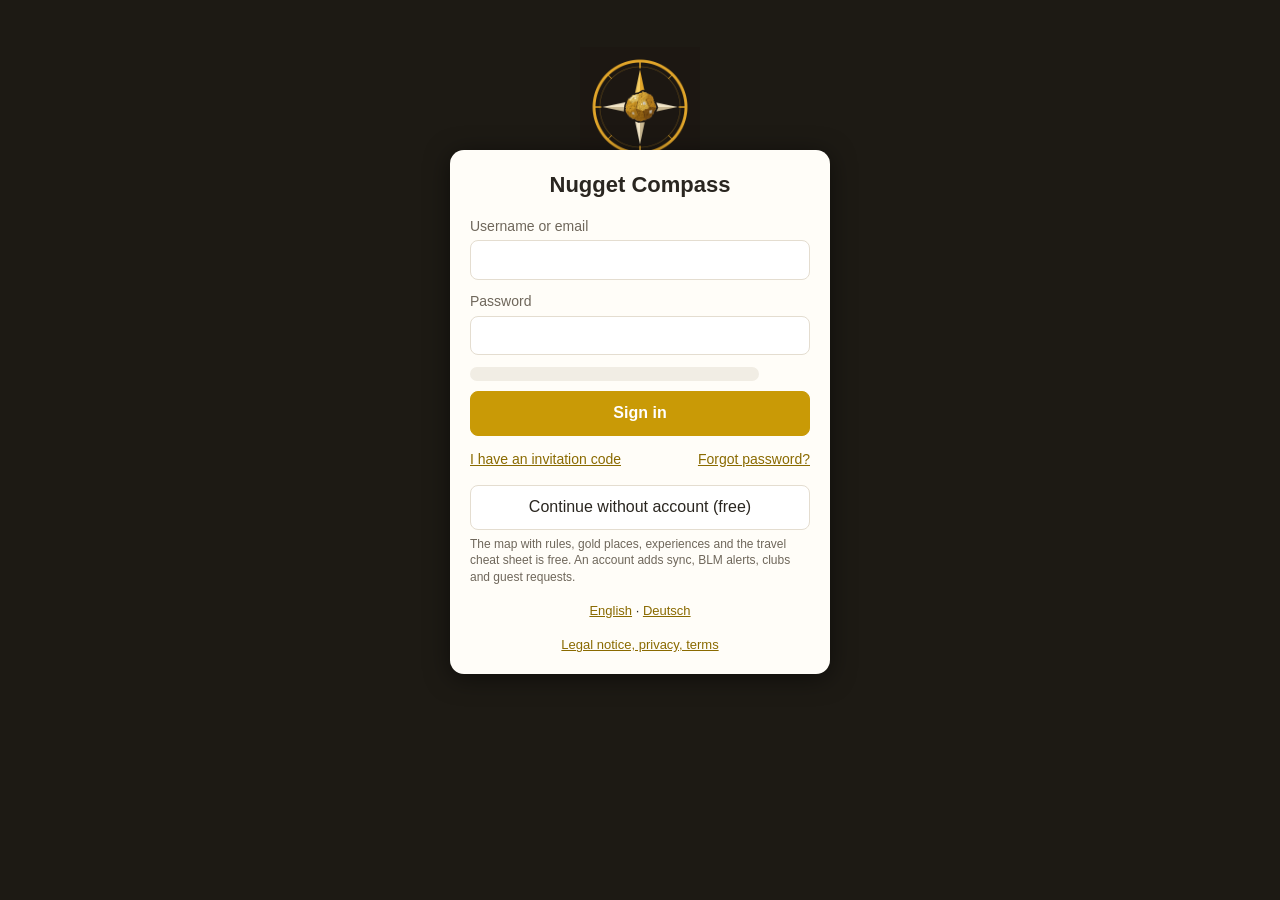
<file: index.html>
<!doctype html>
<html lang="en">
<head>
  <meta charset="utf-8">
  <meta name="viewport" content="width=device-width, initial-scale=1, maximum-scale=1, viewport-fit=cover">
  <meta name="theme-color" content="#1d1a14">
  <meta name="apple-mobile-web-app-capable" content="yes">
  <meta name="mobile-web-app-capable" content="yes">
  <meta name="apple-mobile-web-app-status-bar-style" content="black-translucent">
  <title>Nugget Compass</title>
  <link rel="manifest" href="manifest.webmanifest">
  <link rel="icon" type="image/png" href="icons/favicon.png">
  <link rel="apple-touch-icon" href="icons/apple-touch-icon.png">
  <link rel="stylesheet" href="lib/leaflet.css">
  <link rel="stylesheet" href="style.css">
</head>
<body>
  <div id="map"></div>

  <div id="topbar"><span id="app-title"></span><span class="offline-badge">OFFLINE</span></div>
  <button id="btn-search" data-label="search">
    <svg viewBox="0 0 24 24"><path d="M10 3a7 7 0 0 1 5.6 11.2l5.1 5.1-1.4 1.4-5.1-5.1A7 7 0 1 1 10 3Zm0 2a5 5 0 1 0 0 10 5 5 0 0 0 0-10Z"/></svg>
  </button>

  <div id="buttons">
    <button id="btn-layers" data-label="layers">
      <svg viewBox="0 0 24 24"><path d="M12 3 2 8l10 5 10-5-10-5Zm-8.2 9L2 13l10 5 10-5-1.8-1L12 16l-8.2-4Zm0 4L2 17l10 5 10-5-1.8-1L12 20l-8.2-4Z"/></svg>
    </button>
    <button id="btn-gps" data-label="gps">
      <svg viewBox="0 0 24 24"><path d="M12 8a4 4 0 1 0 0 8 4 4 0 0 0 0-8Zm9 3h-2.1A7 7 0 0 0 13 5.1V3h-2v2.1A7 7 0 0 0 5.1 11H3v2h2.1a7 7 0 0 0 5.9 5.9V21h2v-2.1a7 7 0 0 0 5.9-5.9H21v-2Zm-9 6a5 5 0 1 1 0-10 5 5 0 0 1 0 10Z"/></svg>
    </button>
    <button id="btn-add" data-label="addPoint" class="big">
      <svg viewBox="0 0 24 24"><path d="M11 5h2v6h6v2h-6v6h-2v-6H5v-2h6z"/></svg>
    </button>
    <button id="btn-track" data-label="track">
      <svg viewBox="0 0 24 24"><path d="M4 18c2.5 0 3-3 5-3s2.5 3 5 3 3-6 6-6v-2c-4 0-4.5 6-6 6s-2-3-5-3-3.5 3-5 3v2Zm2-11a2 2 0 1 1 0-4 2 2 0 0 1 0 4Zm12 3a2 2 0 1 1 0-4 2 2 0 0 1 0 4Z"/></svg>
    </button>
    <button id="btn-park" data-label="parking" class="park-btn">P</button>
    <button id="btn-list" data-label="points">
      <svg viewBox="0 0 24 24"><path d="M12 2a7 7 0 0 0-7 7c0 5 7 13 7 13s7-8 7-13a7 7 0 0 0-7-7Zm0 9.5A2.5 2.5 0 1 1 12 6.5a2.5 2.5 0 0 1 0 5Z"/></svg>
    </button>
    <button id="btn-menu" data-label="menu">
      <svg viewBox="0 0 24 24"><path d="M3 6h18v2H3zm0 5h18v2H3zm0 5h18v2H3z"/></svg>
    </button>
  </div>

  <div id="rec"></div>
  <div id="status"></div>
  <div id="toast"></div>

  <div id="gate"><div class="gate-box"></div></div>

  <div id="sheet">
    <div class="sheet-head"><span class="sheet-title"></span><button class="sheet-close" aria-label="Close"></button></div>
    <div class="sheet-body"></div>
  </div>

  <script src="lib/leaflet.js"></script>
  <script src="lib/supabase.js"></script>
  <script src="lib/qrcode.js"></script>
  <script src="config.js"></script>
  <script src="js/storage.js"></script>
  <script src="js/app.js"></script>
  <script src="js/points.js"></script>
  <script src="js/exportimport.js"></script>
  <script src="js/offline.js"></script>
  <script src="js/coords.js"></script>
  <script src="js/claims.js"></script>
  <script src="js/tracks.js"></script>
  <script src="js/parking.js"></script>
  <script src="js/help.js"></script>
  <script src="js/travel.js"></script>
  <script src="js/clubpages.js"></script>
  <script src="js/sync.js"></script>
  <script src="js/blmwatch.js"></script>
  <script src="js/chat.js"></script>
  <script src="js/auth.js"></script>
  <script src="js/admin.js"></script>
  <script>
    // Zuerst anmelden (falls ein Server eingetragen ist), dann die Karte starten
    Auth.init().then(function () { App.init(); });
  </script>
</body>
</html>
</file>
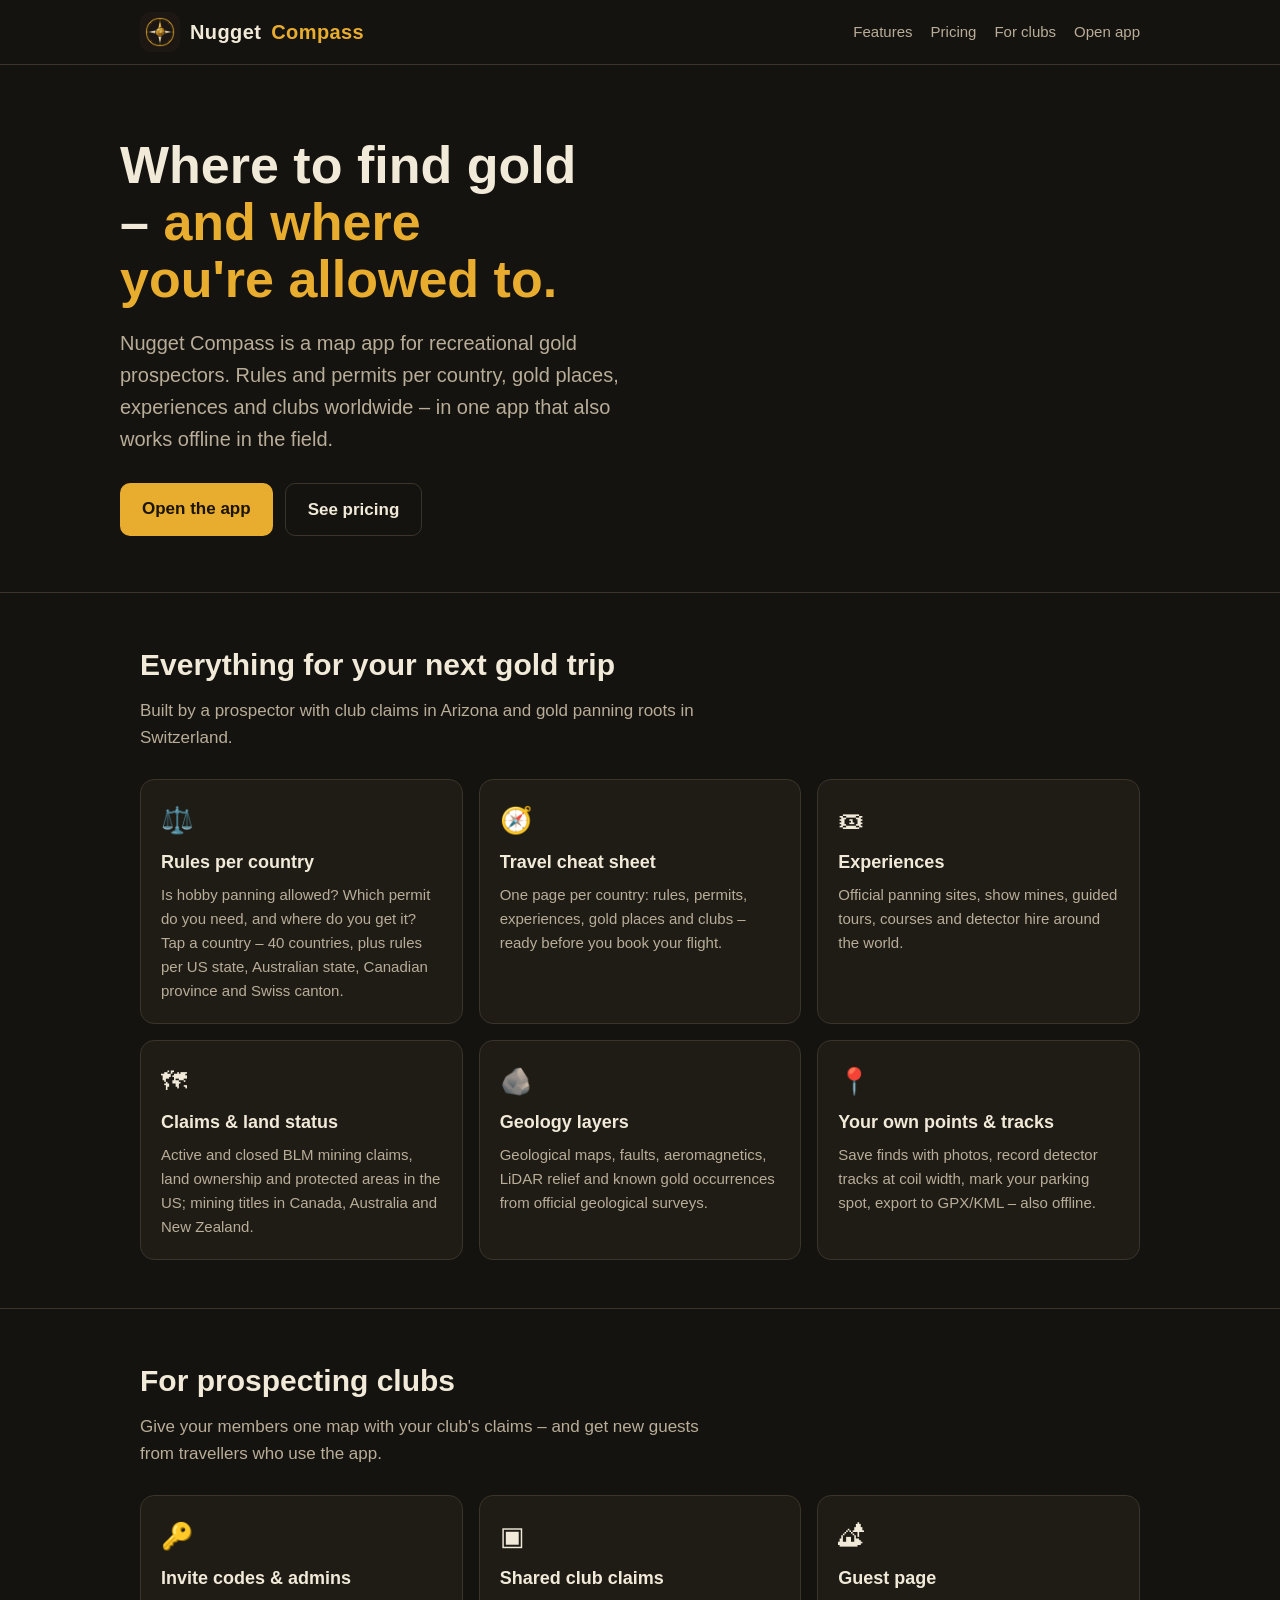
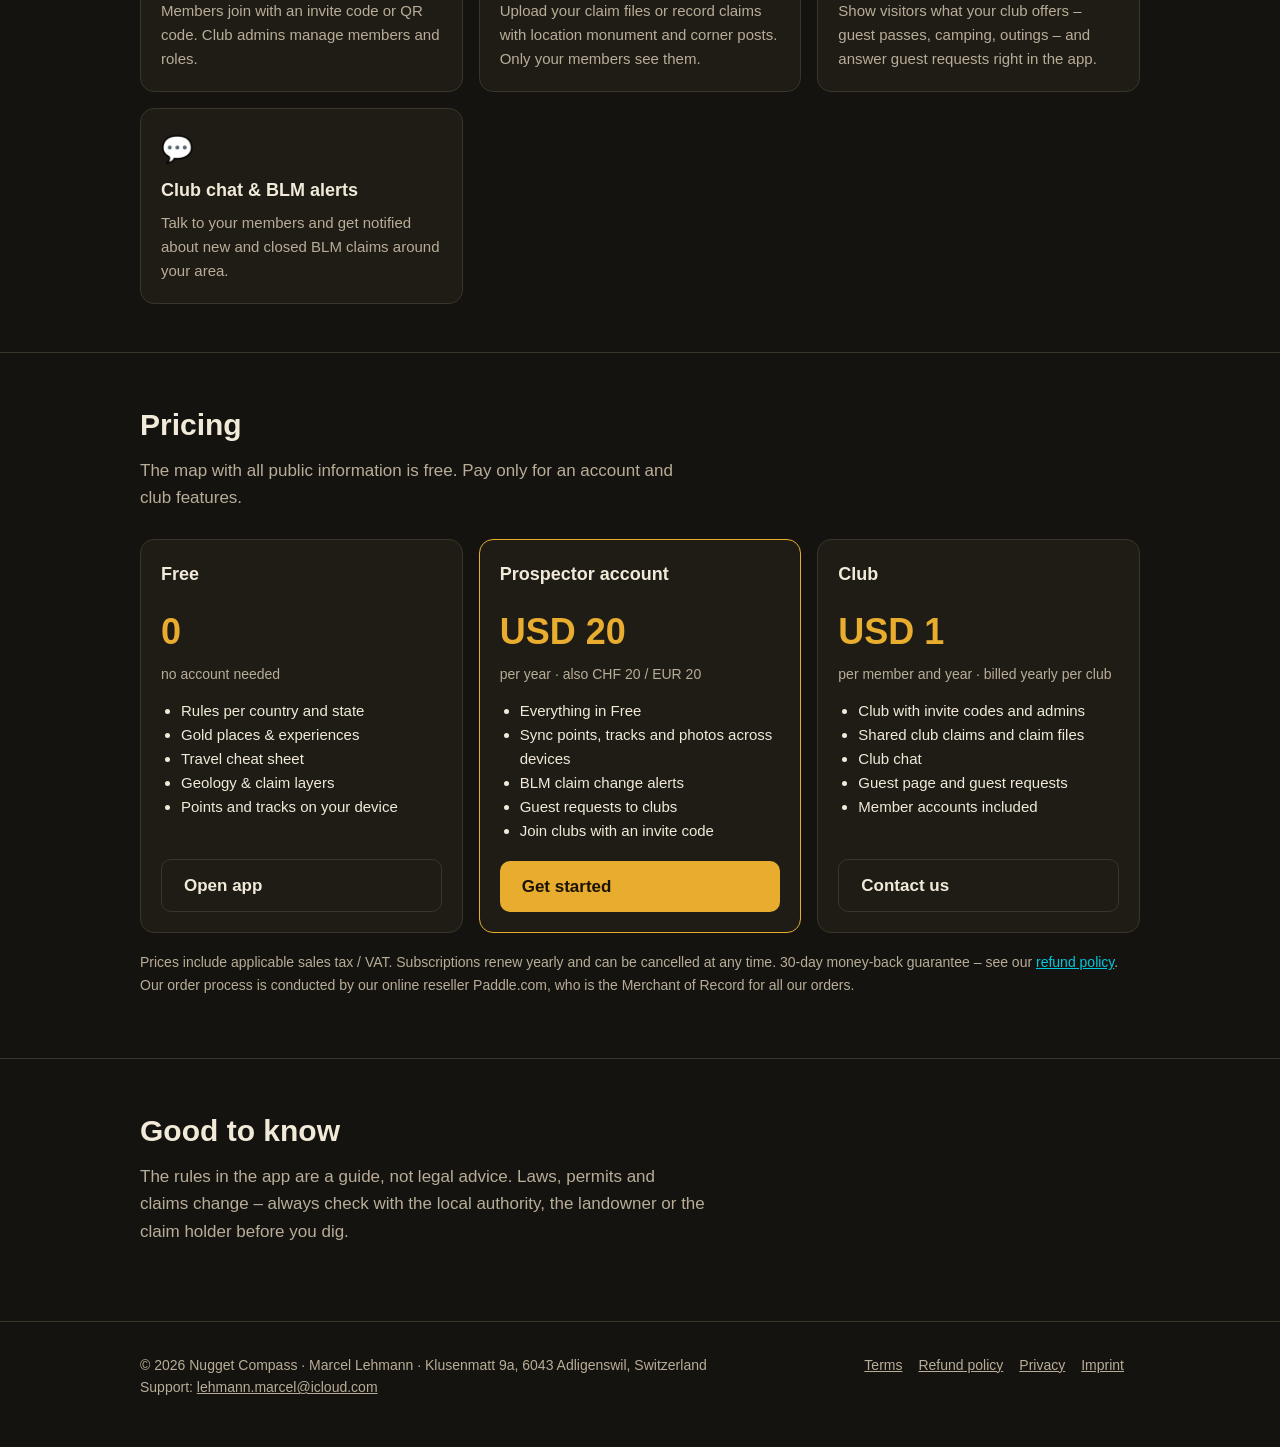
<file: website/index.html>
<!doctype html>
<html lang="en">
<head>
  <meta charset="utf-8">
  <meta name="viewport" content="width=device-width, initial-scale=1">
  <title>Nugget Compass – Gold prospecting map app for travellers and clubs</title>
  <meta name="description" content="Nugget Compass shows where you can look for gold – and where you are allowed to. Rules per country, gold places, experiences and prospecting clubs worldwide, plus club tools for claims and members.">
  <meta name="theme-color" content="#15130f">
  <link rel="icon" type="image/png" href="favicon.png">
  <link rel="apple-touch-icon" href="apple-touch-icon.png">
  <meta property="og:title" content="Nugget Compass">
  <meta property="og:description" content="Where to look for gold – and where you are allowed to. Rules, gold places, experiences and clubs worldwide.">
  <meta property="og:image" content="https://nuggetcompass.com/og-image.png">
  <meta property="og:url" content="https://nuggetcompass.com/">
  <meta name="twitter:card" content="summary_large_image">
  <link rel="stylesheet" href="style.css">
</head>
<body>
<header class="top"><div class="wrap">
  <a class="logo" href="./"><img src="logo-icon.png" alt="" width="40" height="40"> Nugget<span>Compass</span></a>
  <nav><a class="hide-sm" href="#features">Features</a><a href="#pricing">Pricing</a><a class="hide-sm" href="#clubs">For clubs</a><a href="https://maesibox.github.io/mausibox/">Open app</a></nav>
</div></header>

<main>
  <div class="wrap hero">
    <h1>Where to find gold – <em>and where you're allowed to.</em></h1>
    <p class="lead">Nugget Compass is a map app for recreational gold prospectors. Rules and permits per country, gold places, experiences and clubs worldwide – in one app that also works offline in the field.</p>
    <div class="cta">
      <a class="btn" href="https://maesibox.github.io/mausibox/">Open the app</a>
      <a class="btn ghost" href="#pricing">See pricing</a>
    </div>
  </div>

  <section id="features"><div class="wrap">
    <h2>Everything for your next gold trip</h2>
    <p class="sub">Built by a prospector with club claims in Arizona and gold panning roots in Switzerland.</p>
    <div class="grid">
      <div class="card"><div class="ico">⚖️</div><h3>Rules per country</h3><p>Is hobby panning allowed? Which permit do you need, and where do you get it? Tap a country – 40 countries, plus rules per US state, Australian state, Canadian province and Swiss canton.</p></div>
      <div class="card"><div class="ico">🧭</div><h3>Travel cheat sheet</h3><p>One page per country: rules, permits, experiences, gold places and clubs – ready before you book your flight.</p></div>
      <div class="card"><div class="ico">🎟</div><h3>Experiences</h3><p>Official panning sites, show mines, guided tours, courses and detector hire around the world.</p></div>
      <div class="card"><div class="ico">🗺</div><h3>Claims & land status</h3><p>Active and closed BLM mining claims, land ownership and protected areas in the US; mining titles in Canada, Australia and New Zealand.</p></div>
      <div class="card"><div class="ico">🪨</div><h3>Geology layers</h3><p>Geological maps, faults, aeromagnetics, LiDAR relief and known gold occurrences from official geological surveys.</p></div>
      <div class="card"><div class="ico">📍</div><h3>Your own points & tracks</h3><p>Save finds with photos, record detector tracks at coil width, mark your parking spot, export to GPX/KML – also offline.</p></div>
    </div>
  </div></section>

  <section id="clubs"><div class="wrap">
    <h2>For prospecting clubs</h2>
    <p class="sub">Give your members one map with your club's claims – and get new guests from travellers who use the app.</p>
    <div class="grid">
      <div class="card"><div class="ico">🔑</div><h3>Invite codes & admins</h3><p>Members join with an invite code or QR code. Club admins manage members and roles.</p></div>
      <div class="card"><div class="ico">▣</div><h3>Shared club claims</h3><p>Upload your claim files or record claims with location monument and corner posts. Only your members see them.</p></div>
      <div class="card"><div class="ico">🏕</div><h3>Guest page</h3><p>Show visitors what your club offers – guest passes, camping, outings – and answer guest requests right in the app.</p></div>
      <div class="card"><div class="ico">💬</div><h3>Club chat & BLM alerts</h3><p>Talk to your members and get notified about new and closed BLM claims around your area.</p></div>
    </div>
  </div></section>

  <section id="pricing" class="prices"><div class="wrap">
    <h2>Pricing</h2>
    <p class="sub">The map with all public information is free. Pay only for an account and club features.</p>
    <div class="grid">
      <div class="card">
        <h3>Free</h3>
        <div class="price">0</div><div class="per">no account needed</div>
        <ul><li>Rules per country and state</li><li>Gold places & experiences</li><li>Travel cheat sheet</li><li>Geology & claim layers</li><li>Points and tracks on your device</li></ul>
        <a class="btn ghost" href="https://maesibox.github.io/mausibox/">Open app</a>
      </div>
      <div class="card featured">
        <h3>Prospector account</h3>
        <div class="price">USD 20</div><div class="per">per year · also CHF 20 / EUR 20</div>
        <ul><li>Everything in Free</li><li>Sync points, tracks and photos across devices</li><li>BLM claim change alerts</li><li>Guest requests to clubs</li><li>Join clubs with an invite code</li></ul>
        <a class="btn" href="https://maesibox.github.io/mausibox/">Get started</a>
      </div>
      <div class="card">
        <h3>Club</h3>
        <div class="price">USD 1</div><div class="per">per member and year · billed yearly per club</div>
        <ul><li>Club with invite codes and admins</li><li>Shared club claims and claim files</li><li>Club chat</li><li>Guest page and guest requests</li><li>Member accounts included</li></ul>
        <a class="btn ghost" href="mailto:lehmann.marcel@icloud.com?subject=Nugget%20Compass%20club">Contact us</a>
      </div>
    </div>
    <p class="note">Prices include applicable sales tax / VAT. Subscriptions renew yearly and can be cancelled at any time. 30-day money-back guarantee – see our <a href="refund.html">refund policy</a>. Our order process is conducted by our online reseller Paddle.com, who is the Merchant of Record for all our orders.</p>
  </div></section>

  <section><div class="wrap">
    <h2>Good to know</h2>
    <p class="sub">The rules in the app are a guide, not legal advice. Laws, permits and claims change – always check with the local authority, the landowner or the claim holder before you dig.</p>
  </div></section>
</main>

<footer><div class="wrap">
  <div>© 2026 Nugget Compass · Marcel Lehmann · Klusenmatt 9a, 6043 Adligenswil, Switzerland<br>Support: <a href="mailto:lehmann.marcel@icloud.com">lehmann.marcel@icloud.com</a></div>
  <div><a href="terms.html">Terms</a><a href="refund.html">Refund policy</a><a href="privacy.html">Privacy</a><a href="imprint.html">Imprint</a></div>
</div></footer>
</body>
</html>
</file>
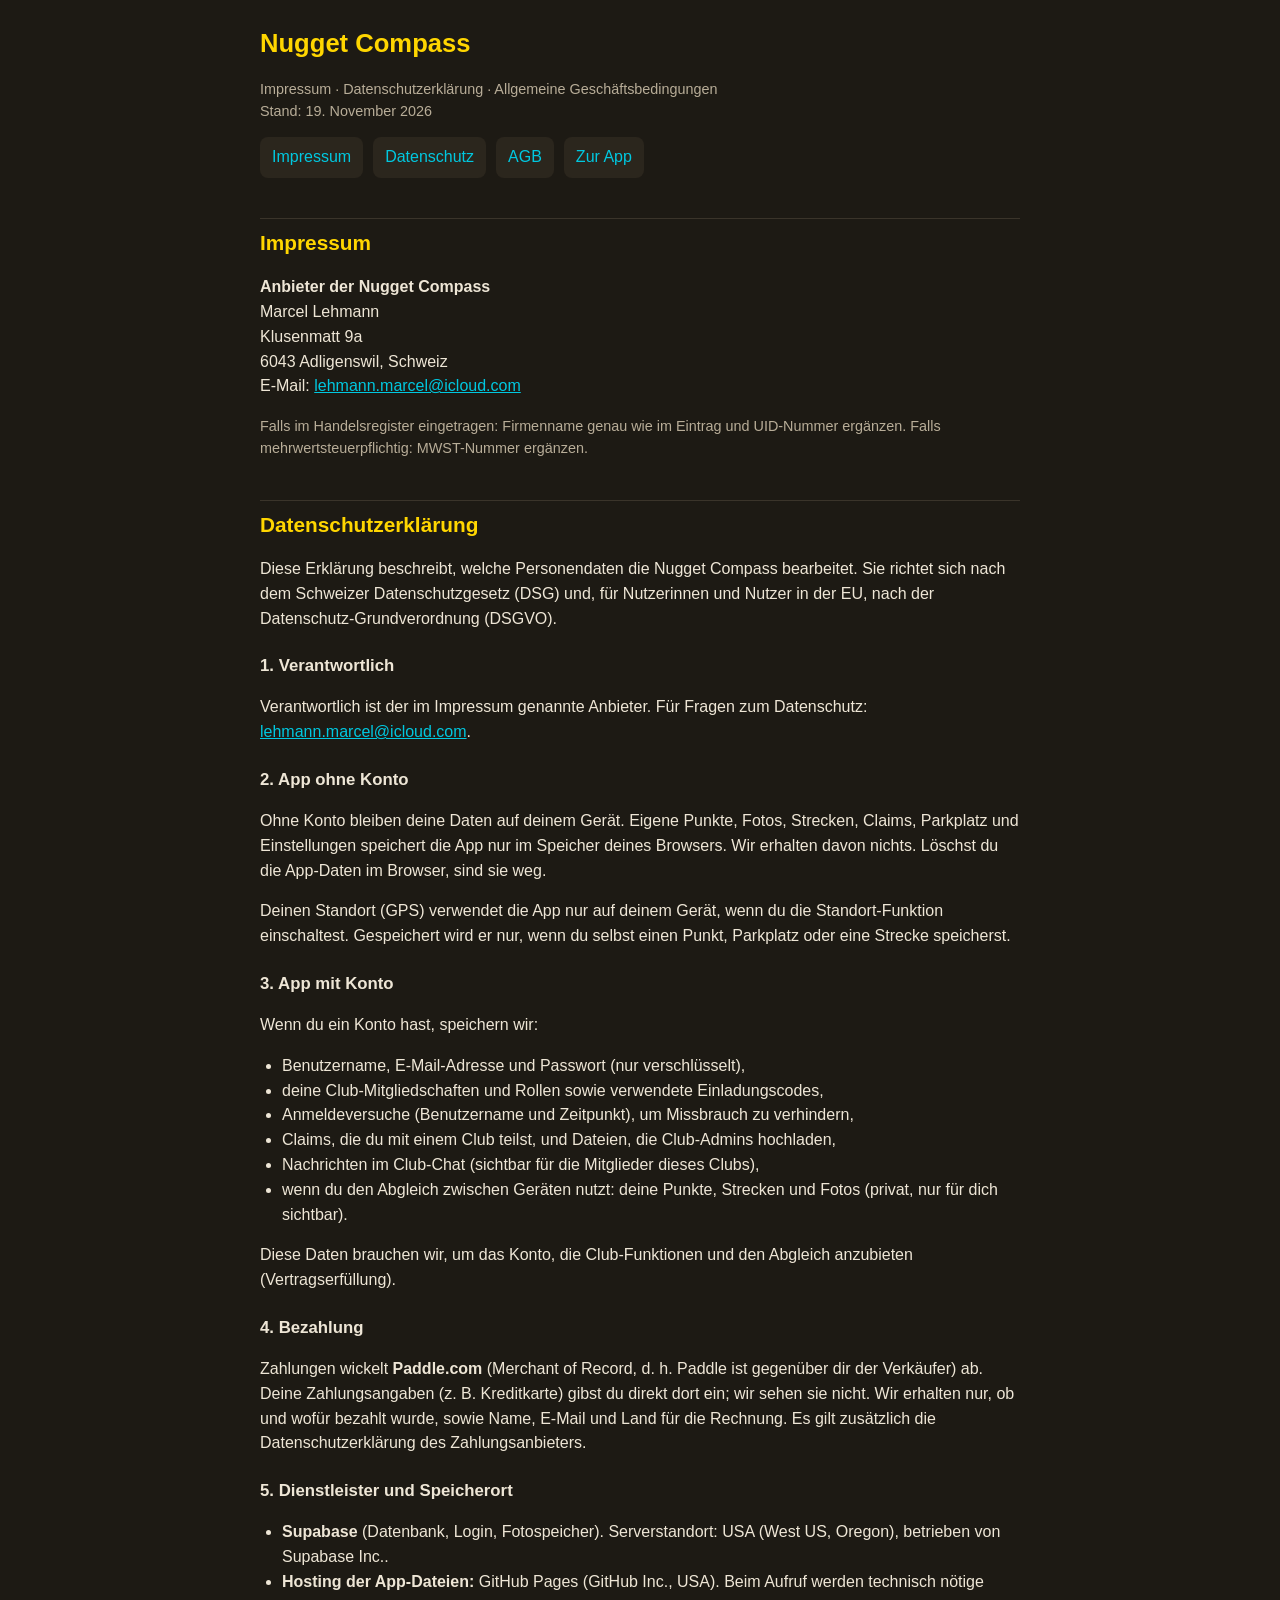
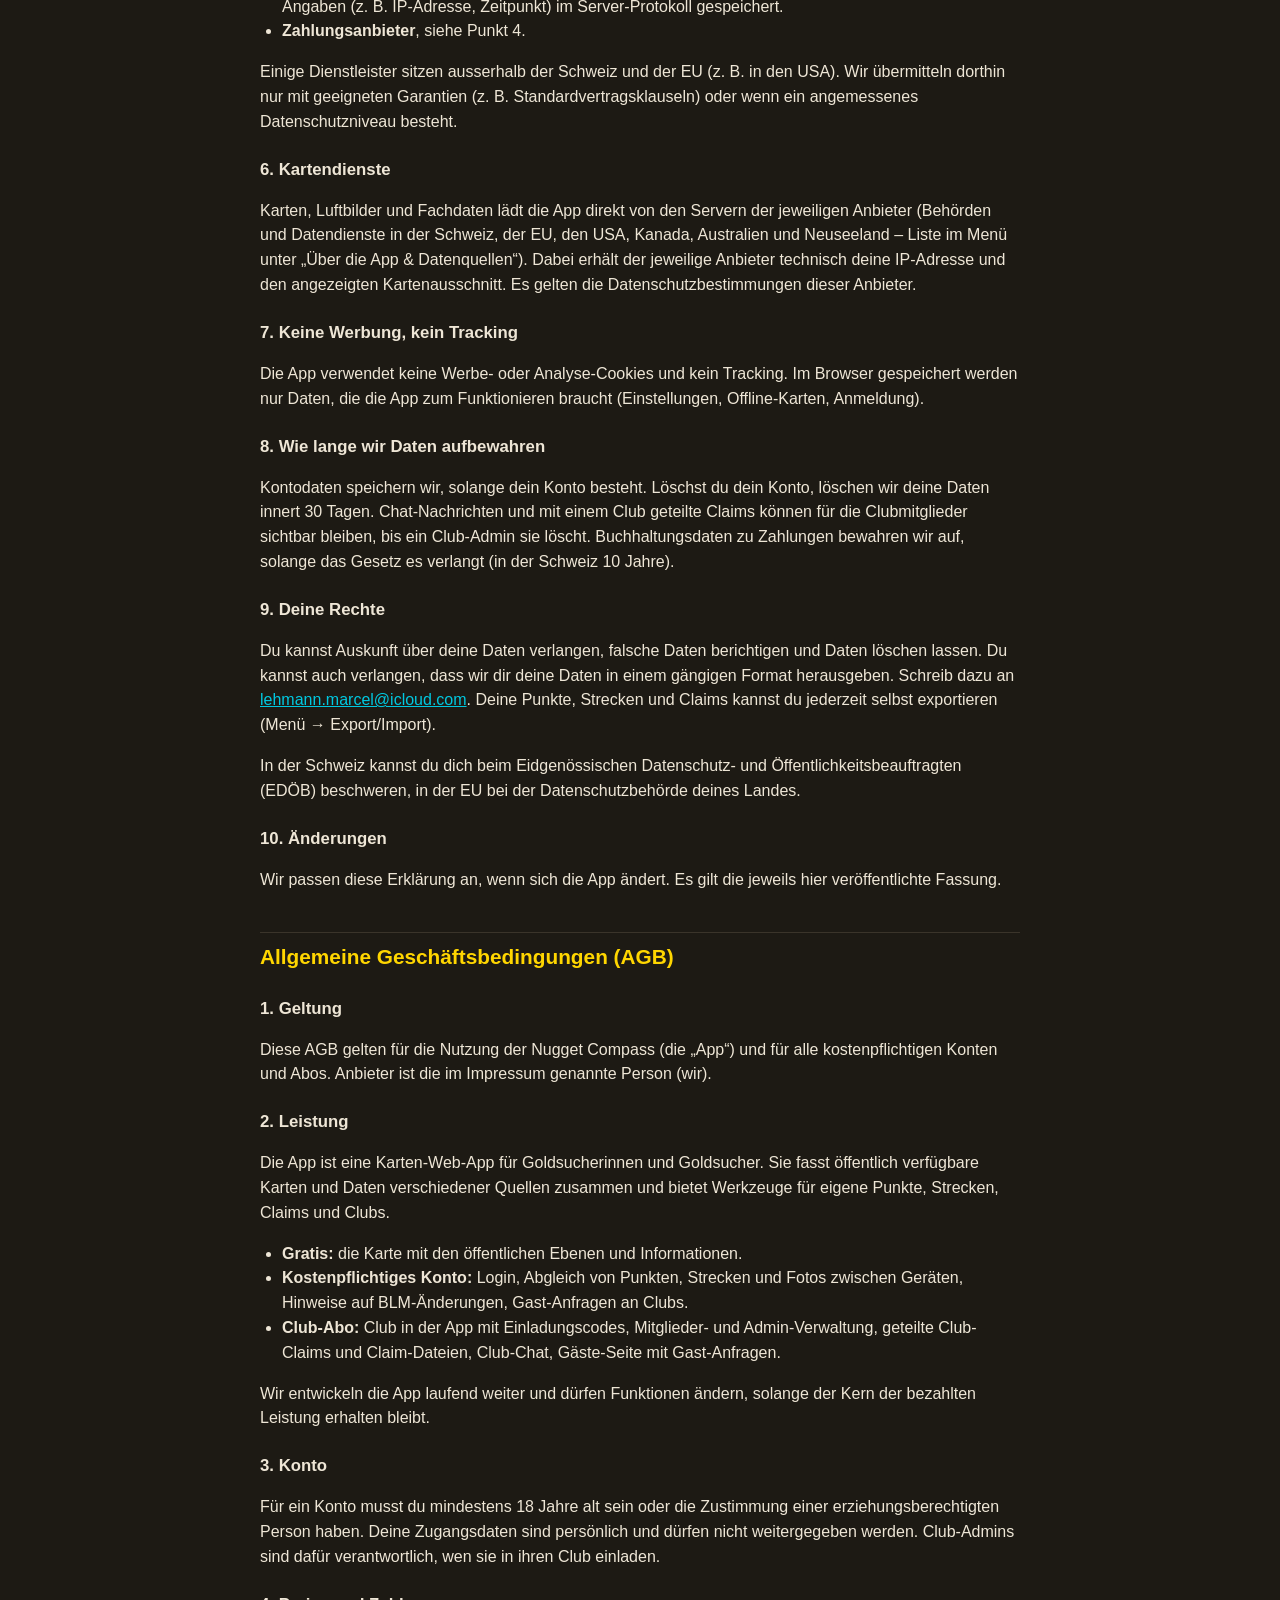
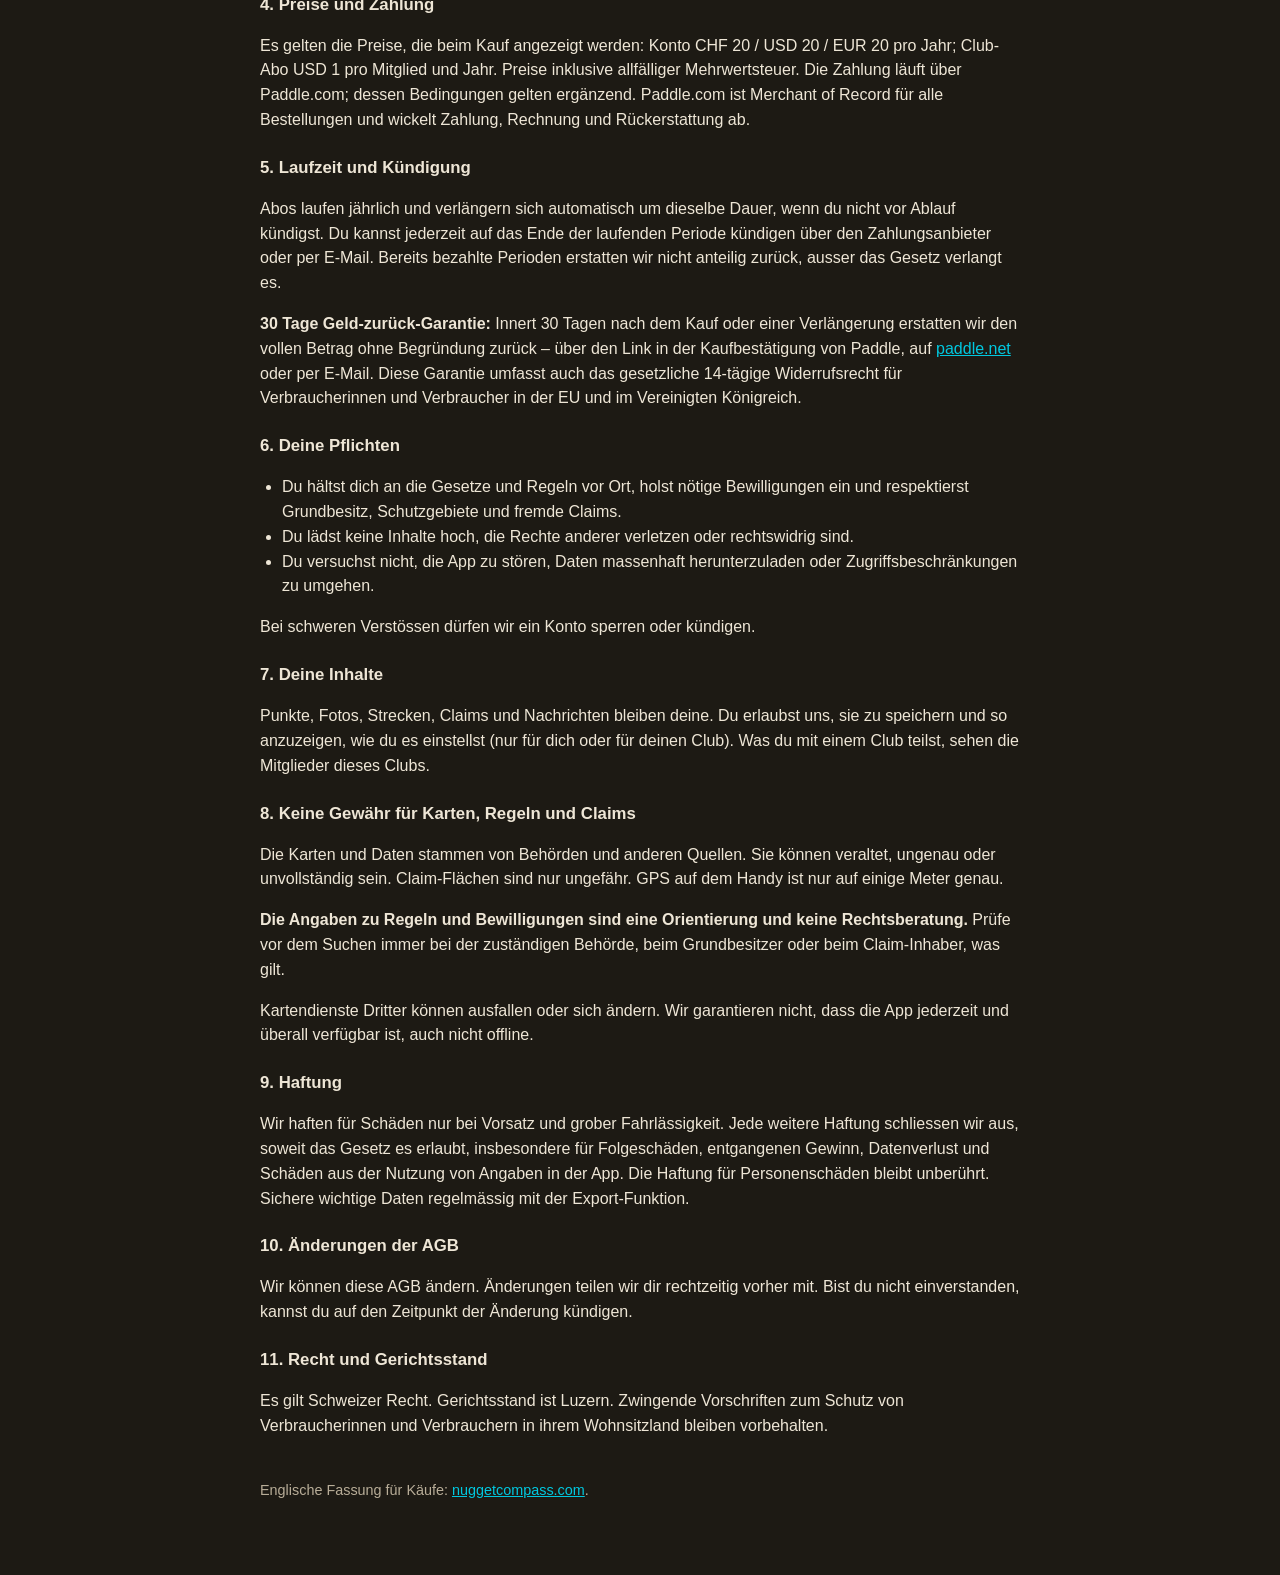
<file: legal.html>
<!doctype html>
<html lang="de">
<head>
  <meta charset="utf-8">
  <meta name="viewport" content="width=device-width, initial-scale=1, viewport-fit=cover">
  <meta name="theme-color" content="#1d1a14">
  <title>Nugget Compass – Impressum, Datenschutz, AGB</title>
  <!--
    ENTWURF – vor dem Verkauf ausfüllen und prüfen lassen.
    Alle Stellen in [eckigen Klammern] ersetzen (Name, Adresse, Preise, Zahlungsanbieter, Supabase-Region).
  -->
  <style>
    :root { color-scheme: dark; }
    body { margin: 0; background: #1d1a14; color: #eee6d6; font: 16px/1.55 -apple-system, BlinkMacSystemFont, "Segoe UI", Roboto, sans-serif; }
    main { max-width: 760px; margin: 0 auto; padding: 24px 18px 60px; }
    h1 { font-size: 1.6em; margin: 0 0 4px; color: #ffd600; }
    h2 { font-size: 1.3em; margin: 40px 0 8px; padding-top: 8px; border-top: 1px solid #3a342a; color: #ffd600; }
    h3 { font-size: 1.05em; margin: 22px 0 4px; }
    a { color: #00c8e0; }
    nav { display: flex; gap: 10px; flex-wrap: wrap; margin: 14px 0 6px; }
    nav a { background: #2b261d; padding: 8px 12px; border-radius: 8px; text-decoration: none; }
    .hint { color: #b8ad98; font-size: .9em; }
    .todo { background: #4a3b10; color: #ffe9a3; padding: 2px 4px; border-radius: 4px; }
    ul { padding-left: 22px; }
  </style>
</head>
<body>
<main>
  <h1>Nugget Compass</h1>
  <p class="hint">Impressum · Datenschutzerklärung · Allgemeine Geschäftsbedingungen<br>Stand: 19. November 2026</p>
  <nav>
    <a href="#impressum">Impressum</a>
    <a href="#datenschutz">Datenschutz</a>
    <a href="#agb">AGB</a>
    <a href="./">Zur App</a>
  </nav>

  <!-- ============================================================ -->
  <h2 id="impressum">Impressum</h2>
  <p>
    <b>Anbieter der Nugget Compass</b><br>
    Marcel Lehmann<br>
    Klusenmatt 9a<br>
    6043 Adligenswil, Schweiz<br>
    E-Mail: <a href="mailto:lehmann.marcel@icloud.com">lehmann.marcel@icloud.com</a>
  </p>
  <p class="hint">Falls im Handelsregister eingetragen: Firmenname genau wie im Eintrag und UID-Nummer ergänzen.
    Falls mehrwertsteuerpflichtig: MWST-Nummer ergänzen.</p>

  <!-- ============================================================ -->
  <h2 id="datenschutz">Datenschutzerklärung</h2>
  <p>Diese Erklärung beschreibt, welche Personendaten die Nugget Compass bearbeitet. Sie richtet sich nach dem
    Schweizer Datenschutzgesetz (DSG) und, für Nutzerinnen und Nutzer in der EU, nach der Datenschutz-Grundverordnung (DSGVO).</p>

  <h3>1. Verantwortlich</h3>
  <p>Verantwortlich ist der im Impressum genannte Anbieter. Für Fragen zum Datenschutz: <a href="mailto:lehmann.marcel@icloud.com">lehmann.marcel@icloud.com</a>.</p>

  <h3>2. App ohne Konto</h3>
  <p>Ohne Konto bleiben deine Daten auf deinem Gerät. Eigene Punkte, Fotos, Strecken, Claims, Parkplatz und Einstellungen
    speichert die App nur im Speicher deines Browsers. Wir erhalten davon nichts. Löschst du die App-Daten im Browser, sind sie weg.</p>
  <p>Deinen Standort (GPS) verwendet die App nur auf deinem Gerät, wenn du die Standort-Funktion einschaltest.
    Gespeichert wird er nur, wenn du selbst einen Punkt, Parkplatz oder eine Strecke speicherst.</p>

  <h3>3. App mit Konto</h3>
  <p>Wenn du ein Konto hast, speichern wir:</p>
  <ul>
    <li>Benutzername, E-Mail-Adresse und Passwort (nur verschlüsselt),</li>
    <li>deine Club-Mitgliedschaften und Rollen sowie verwendete Einladungscodes,</li>
    <li>Anmeldeversuche (Benutzername und Zeitpunkt), um Missbrauch zu verhindern,</li>
    <li>Claims, die du mit einem Club teilst, und Dateien, die Club-Admins hochladen,</li>
    <li>Nachrichten im Club-Chat (sichtbar für die Mitglieder dieses Clubs),</li>
    <li>wenn du den Abgleich zwischen Geräten nutzt: deine Punkte, Strecken und Fotos (privat, nur für dich sichtbar).</li>
  </ul>
  <p>Diese Daten brauchen wir, um das Konto, die Club-Funktionen und den Abgleich anzubieten (Vertragserfüllung).</p>

  <h3>4. Bezahlung</h3>
  <p>Zahlungen wickelt <b>Paddle.com</b> (Merchant of Record, d. h. Paddle ist gegenüber dir der Verkäufer) ab.
    Deine Zahlungsangaben (z. B. Kreditkarte) gibst du direkt dort ein; wir sehen sie nicht.
    Wir erhalten nur, ob und wofür bezahlt wurde, sowie Name, E-Mail und Land für die Rechnung.
    Es gilt zusätzlich die Datenschutzerklärung des Zahlungsanbieters.</p>

  <h3>5. Dienstleister und Speicherort</h3>
  <ul>
    <li><b>Supabase</b> (Datenbank, Login, Fotospeicher). Serverstandort: USA (West US, Oregon), betrieben von Supabase Inc..</li>
    <li><b>Hosting der App-Dateien:</b> GitHub Pages (GitHub Inc., USA). Beim Aufruf werden technisch nötige Angaben (z. B. IP-Adresse, Zeitpunkt) im Server-Protokoll gespeichert.</li>
    <li><b>Zahlungsanbieter</b>, siehe Punkt 4.</li>
  </ul>
  <p>Einige Dienstleister sitzen ausserhalb der Schweiz und der EU (z. B. in den USA). Wir übermitteln dorthin nur mit
    geeigneten Garantien (z. B. Standardvertragsklauseln) oder wenn ein angemessenes Datenschutzniveau besteht.</p>

  <h3>6. Kartendienste</h3>
  <p>Karten, Luftbilder und Fachdaten lädt die App direkt von den Servern der jeweiligen Anbieter (Behörden und Datendienste
    in der Schweiz, der EU, den USA, Kanada, Australien und Neuseeland – Liste im Menü unter „Über die App &amp; Datenquellen“).
    Dabei erhält der jeweilige Anbieter technisch deine IP-Adresse und den angezeigten Kartenausschnitt.
    Es gelten die Datenschutzbestimmungen dieser Anbieter.</p>

  <h3>7. Keine Werbung, kein Tracking</h3>
  <p>Die App verwendet keine Werbe- oder Analyse-Cookies und kein Tracking. Im Browser gespeichert werden nur Daten, die die App
    zum Funktionieren braucht (Einstellungen, Offline-Karten, Anmeldung).</p>

  <h3>8. Wie lange wir Daten aufbewahren</h3>
  <p>Kontodaten speichern wir, solange dein Konto besteht. Löschst du dein Konto, löschen wir deine Daten innert
    30 Tagen. Chat-Nachrichten und mit einem Club geteilte Claims können für die Clubmitglieder sichtbar bleiben,
    bis ein Club-Admin sie löscht. Buchhaltungsdaten zu Zahlungen bewahren wir auf, solange das Gesetz es verlangt (in der Schweiz 10 Jahre).</p>

  <h3>9. Deine Rechte</h3>
  <p>Du kannst Auskunft über deine Daten verlangen, falsche Daten berichtigen und Daten löschen lassen. Du kannst auch verlangen,
    dass wir dir deine Daten in einem gängigen Format herausgeben. Schreib dazu an <a href="mailto:lehmann.marcel@icloud.com">lehmann.marcel@icloud.com</a>.
    Deine Punkte, Strecken und Claims kannst du jederzeit selbst exportieren (Menü → Export/Import).</p>
  <p>In der Schweiz kannst du dich beim Eidgenössischen Datenschutz- und Öffentlichkeitsbeauftragten (EDÖB) beschweren,
    in der EU bei der Datenschutzbehörde deines Landes.</p>

  <h3>10. Änderungen</h3>
  <p>Wir passen diese Erklärung an, wenn sich die App ändert. Es gilt die jeweils hier veröffentlichte Fassung.</p>

  <!-- ============================================================ -->
  <h2 id="agb">Allgemeine Geschäftsbedingungen (AGB)</h2>

  <h3>1. Geltung</h3>
  <p>Diese AGB gelten für die Nutzung der Nugget Compass (die „App“) und für alle kostenpflichtigen Konten und Abos.
    Anbieter ist die im Impressum genannte Person (wir).</p>

  <h3>2. Leistung</h3>
  <p>Die App ist eine Karten-Web-App für Goldsucherinnen und Goldsucher. Sie fasst öffentlich verfügbare Karten und Daten
    verschiedener Quellen zusammen und bietet Werkzeuge für eigene Punkte, Strecken, Claims und Clubs.</p>
  <ul>
    <li><b>Gratis:</b> die Karte mit den öffentlichen Ebenen und Informationen.</li>
    <li><b>Kostenpflichtiges Konto:</b> Login, Abgleich von Punkten, Strecken und Fotos zwischen Geräten, Hinweise auf BLM-Änderungen, Gast-Anfragen an Clubs.</li>
    <li><b>Club-Abo:</b> Club in der App mit Einladungscodes, Mitglieder- und Admin-Verwaltung, geteilte Club-Claims und Claim-Dateien, Club-Chat, Gäste-Seite mit Gast-Anfragen.</li>
  </ul>
  <p>Wir entwickeln die App laufend weiter und dürfen Funktionen ändern, solange der Kern der bezahlten Leistung erhalten bleibt.</p>

  <h3>3. Konto</h3>
  <p>Für ein Konto musst du mindestens 18 Jahre alt sein oder die Zustimmung einer erziehungsberechtigten Person haben.
    Deine Zugangsdaten sind persönlich und dürfen nicht weitergegeben werden. Club-Admins sind dafür verantwortlich,
    wen sie in ihren Club einladen.</p>

  <h3>4. Preise und Zahlung</h3>
  <p>Es gelten die Preise, die beim Kauf angezeigt werden: Konto CHF 20 / USD 20 / EUR 20 pro Jahr; Club-Abo USD 1 pro Mitglied und Jahr.
    Preise inklusive allfälliger Mehrwertsteuer. Die Zahlung läuft über Paddle.com;
    dessen Bedingungen gelten ergänzend. Paddle.com ist Merchant of Record für alle Bestellungen und wickelt Zahlung, Rechnung und Rückerstattung ab.</p>

  <h3>5. Laufzeit und Kündigung</h3>
  <p>Abos laufen jährlich und verlängern sich automatisch um dieselbe Dauer,
    wenn du nicht vor Ablauf kündigst. Du kannst jederzeit auf das Ende der laufenden Periode kündigen
    über den Zahlungsanbieter oder per E-Mail. Bereits bezahlte Perioden erstatten wir nicht anteilig zurück,
    ausser das Gesetz verlangt es.</p>
  <p><b>30 Tage Geld-zurück-Garantie:</b> Innert 30 Tagen nach dem Kauf oder einer Verlängerung erstatten wir den vollen Betrag ohne Begründung zurück – über den Link in der Kaufbestätigung von Paddle, auf <a href="https://paddle.net">paddle.net</a> oder per E-Mail. Diese Garantie umfasst auch das gesetzliche 14-tägige Widerrufsrecht für Verbraucherinnen und Verbraucher in der EU und im Vereinigten Königreich.</p>

  <h3>6. Deine Pflichten</h3>
  <ul>
    <li>Du hältst dich an die Gesetze und Regeln vor Ort, holst nötige Bewilligungen ein und respektierst Grundbesitz,
      Schutzgebiete und fremde Claims.</li>
    <li>Du lädst keine Inhalte hoch, die Rechte anderer verletzen oder rechtswidrig sind.</li>
    <li>Du versuchst nicht, die App zu stören, Daten massenhaft herunterzuladen oder Zugriffsbeschränkungen zu umgehen.</li>
  </ul>
  <p>Bei schweren Verstössen dürfen wir ein Konto sperren oder kündigen.</p>

  <h3>7. Deine Inhalte</h3>
  <p>Punkte, Fotos, Strecken, Claims und Nachrichten bleiben deine. Du erlaubst uns, sie zu speichern und so anzuzeigen,
    wie du es einstellst (nur für dich oder für deinen Club). Was du mit einem Club teilst, sehen die Mitglieder dieses Clubs.</p>

  <h3>8. Keine Gewähr für Karten, Regeln und Claims</h3>
  <p>Die Karten und Daten stammen von Behörden und anderen Quellen. Sie können veraltet, ungenau oder unvollständig sein.
    Claim-Flächen sind nur ungefähr. GPS auf dem Handy ist nur auf einige Meter genau.</p>
  <p><b>Die Angaben zu Regeln und Bewilligungen sind eine Orientierung und keine Rechtsberatung.</b>
    Prüfe vor dem Suchen immer bei der zuständigen Behörde, beim Grundbesitzer oder beim Claim-Inhaber, was gilt.</p>
  <p>Kartendienste Dritter können ausfallen oder sich ändern. Wir garantieren nicht, dass die App jederzeit und überall verfügbar ist,
    auch nicht offline.</p>

  <h3>9. Haftung</h3>
  <p>Wir haften für Schäden nur bei Vorsatz und grober Fahrlässigkeit. Jede weitere Haftung schliessen wir aus, soweit das Gesetz es erlaubt,
    insbesondere für Folgeschäden, entgangenen Gewinn, Datenverlust und Schäden aus der Nutzung von Angaben in der App.
    Die Haftung für Personenschäden bleibt unberührt. Sichere wichtige Daten regelmässig mit der Export-Funktion.</p>

  <h3>10. Änderungen der AGB</h3>
  <p>Wir können diese AGB ändern. Änderungen teilen wir dir rechtzeitig vorher mit. Bist du nicht einverstanden, kannst du auf den
    Zeitpunkt der Änderung kündigen.</p>

  <h3>11. Recht und Gerichtsstand</h3>
  <p>Es gilt Schweizer Recht. Gerichtsstand ist Luzern. Zwingende Vorschriften zum Schutz von Verbraucherinnen und
    Verbrauchern in ihrem Wohnsitzland bleiben vorbehalten.</p>

  <p class="hint" style="margin-top:40px">Englische Fassung für Käufe: <a href="https://nuggetcompass.com/terms.html">nuggetcompass.com</a>.</p>
</main>
</body>
</html>
</file>
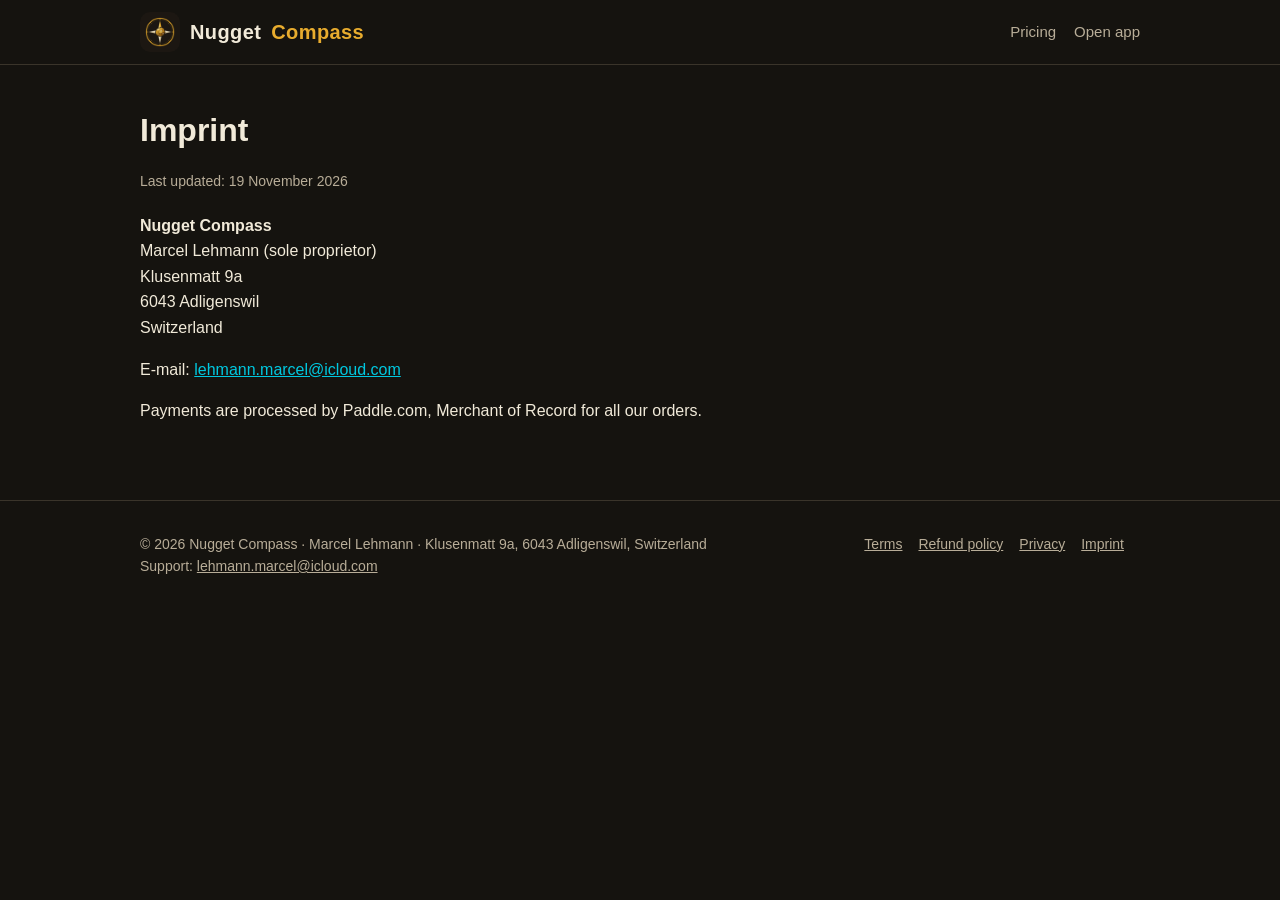
<file: website/imprint.html>
<!doctype html>
<html lang="en">
<head>
  <meta charset="utf-8">
  <meta name="viewport" content="width=device-width, initial-scale=1">
  <title>Imprint – Nugget Compass</title>
  <meta name="theme-color" content="#15130f">
  <link rel="icon" type="image/png" href="favicon.png">
  <link rel="apple-touch-icon" href="apple-touch-icon.png">
  <meta property="og:title" content="Nugget Compass">
  <meta property="og:description" content="Where to look for gold – and where you are allowed to. Rules, gold places, experiences and clubs worldwide.">
  <meta property="og:image" content="https://nuggetcompass.com/og-image.png">
  <meta property="og:url" content="https://nuggetcompass.com/">
  <meta name="twitter:card" content="summary_large_image">
  <link rel="stylesheet" href="style.css">
</head>
<body>
<header class="top"><div class="wrap">
  <a class="logo" href="./"><img src="logo-icon.png" alt="" width="40" height="40"> Nugget<span>Compass</span></a>
  <nav><a href="./#pricing">Pricing</a><a href="https://maesibox.github.io/mausibox/">Open app</a></nav>
</div></header>
<main class="wrap"><div class="legal">
<h1>Imprint</h1>
<p class="meta">Last updated: 19 November 2026</p>

<p><b>Nugget Compass</b><br>
Marcel Lehmann (sole proprietor)<br>
Klusenmatt 9a<br>
6043 Adligenswil<br>
Switzerland</p>
<p>E-mail: <a href="mailto:lehmann.marcel@icloud.com">lehmann.marcel@icloud.com</a></p>
<p>Payments are processed by Paddle.com, Merchant of Record for all our orders.</p>

</div></main>
<footer><div class="wrap">
  <div>© 2026 Nugget Compass · Marcel Lehmann · Klusenmatt 9a, 6043 Adligenswil, Switzerland<br>Support: <a href="mailto:lehmann.marcel@icloud.com">lehmann.marcel@icloud.com</a></div>
  <div><a href="terms.html">Terms</a><a href="refund.html">Refund policy</a><a href="privacy.html">Privacy</a><a href="imprint.html">Imprint</a></div>
</div></footer>
</body>
</html>
</file>
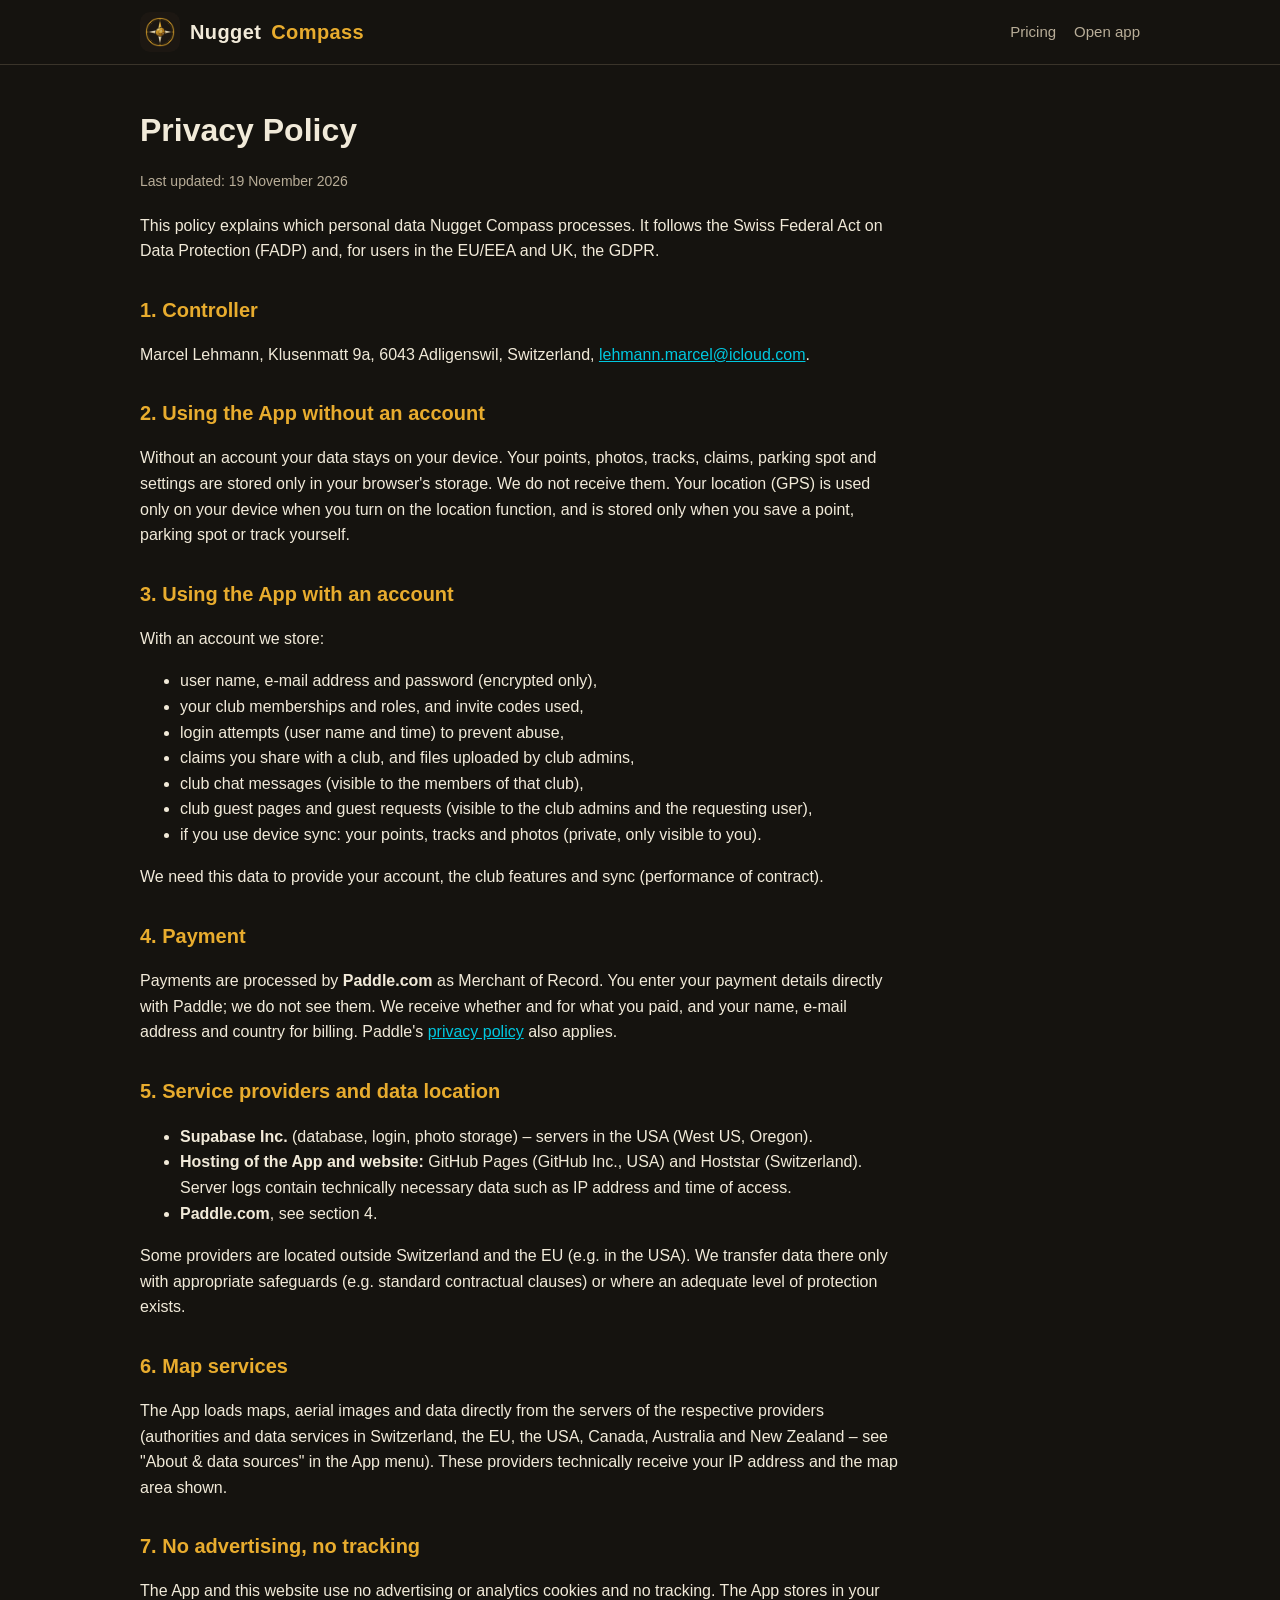
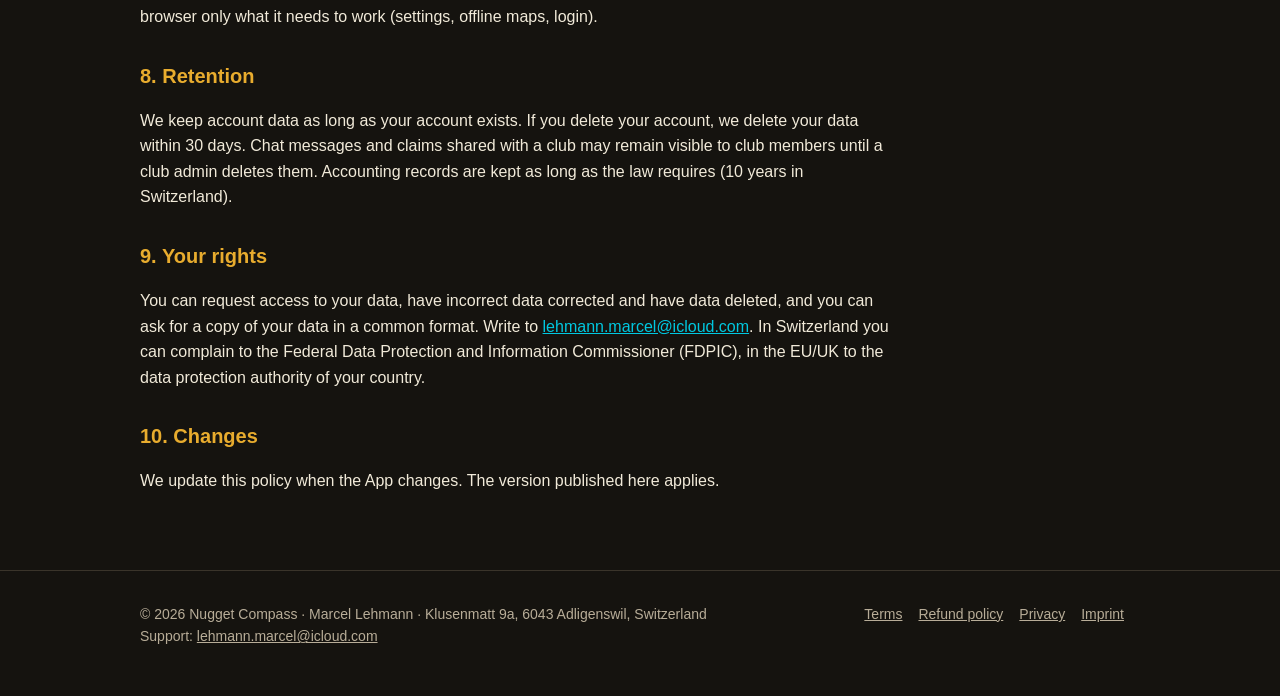
<file: website/privacy.html>
<!doctype html>
<html lang="en">
<head>
  <meta charset="utf-8">
  <meta name="viewport" content="width=device-width, initial-scale=1">
  <title>Privacy Policy – Nugget Compass</title>
  <meta name="theme-color" content="#15130f">
  <link rel="icon" type="image/png" href="favicon.png">
  <link rel="apple-touch-icon" href="apple-touch-icon.png">
  <meta property="og:title" content="Nugget Compass">
  <meta property="og:description" content="Where to look for gold – and where you are allowed to. Rules, gold places, experiences and clubs worldwide.">
  <meta property="og:image" content="https://nuggetcompass.com/og-image.png">
  <meta property="og:url" content="https://nuggetcompass.com/">
  <meta name="twitter:card" content="summary_large_image">
  <link rel="stylesheet" href="style.css">
</head>
<body>
<header class="top"><div class="wrap">
  <a class="logo" href="./"><img src="logo-icon.png" alt="" width="40" height="40"> Nugget<span>Compass</span></a>
  <nav><a href="./#pricing">Pricing</a><a href="https://maesibox.github.io/mausibox/">Open app</a></nav>
</div></header>
<main class="wrap"><div class="legal">
<h1>Privacy Policy</h1>
<p class="meta">Last updated: 19 November 2026</p>

<p>This policy explains which personal data Nugget Compass processes. It follows the Swiss Federal Act on Data Protection (FADP) and, for users in the EU/EEA and UK, the GDPR.</p>

<h2>1. Controller</h2>
<p>Marcel Lehmann, Klusenmatt 9a, 6043 Adligenswil, Switzerland, <a href="mailto:lehmann.marcel@icloud.com">lehmann.marcel@icloud.com</a>.</p>

<h2>2. Using the App without an account</h2>
<p>Without an account your data stays on your device. Your points, photos, tracks, claims, parking spot and settings are stored only in your browser's storage. We do not receive them. Your location (GPS) is used only on your device when you turn on the location function, and is stored only when you save a point, parking spot or track yourself.</p>

<h2>3. Using the App with an account</h2>
<p>With an account we store:</p>
<ul>
  <li>user name, e-mail address and password (encrypted only),</li>
  <li>your club memberships and roles, and invite codes used,</li>
  <li>login attempts (user name and time) to prevent abuse,</li>
  <li>claims you share with a club, and files uploaded by club admins,</li>
  <li>club chat messages (visible to the members of that club),</li>
  <li>club guest pages and guest requests (visible to the club admins and the requesting user),</li>
  <li>if you use device sync: your points, tracks and photos (private, only visible to you).</li>
</ul>
<p>We need this data to provide your account, the club features and sync (performance of contract).</p>

<h2>4. Payment</h2>
<p>Payments are processed by <b>Paddle.com</b> as Merchant of Record. You enter your payment details directly with Paddle; we do not see them. We receive whether and for what you paid, and your name, e-mail address and country for billing. Paddle's <a href="https://www.paddle.com/legal/privacy">privacy policy</a> also applies.</p>

<h2>5. Service providers and data location</h2>
<ul>
  <li><b>Supabase Inc.</b> (database, login, photo storage) – servers in the USA (West US, Oregon).</li>
  <li><b>Hosting of the App and website:</b> GitHub Pages (GitHub Inc., USA) and Hoststar (Switzerland). Server logs contain technically necessary data such as IP address and time of access.</li>
  <li><b>Paddle.com</b>, see section 4.</li>
</ul>
<p>Some providers are located outside Switzerland and the EU (e.g. in the USA). We transfer data there only with appropriate safeguards (e.g. standard contractual clauses) or where an adequate level of protection exists.</p>

<h2>6. Map services</h2>
<p>The App loads maps, aerial images and data directly from the servers of the respective providers (authorities and data services in Switzerland, the EU, the USA, Canada, Australia and New Zealand – see "About & data sources" in the App menu). These providers technically receive your IP address and the map area shown.</p>

<h2>7. No advertising, no tracking</h2>
<p>The App and this website use no advertising or analytics cookies and no tracking. The App stores in your browser only what it needs to work (settings, offline maps, login).</p>

<h2>8. Retention</h2>
<p>We keep account data as long as your account exists. If you delete your account, we delete your data within 30 days. Chat messages and claims shared with a club may remain visible to club members until a club admin deletes them. Accounting records are kept as long as the law requires (10 years in Switzerland).</p>

<h2>9. Your rights</h2>
<p>You can request access to your data, have incorrect data corrected and have data deleted, and you can ask for a copy of your data in a common format. Write to <a href="mailto:lehmann.marcel@icloud.com">lehmann.marcel@icloud.com</a>. In Switzerland you can complain to the Federal Data Protection and Information Commissioner (FDPIC), in the EU/UK to the data protection authority of your country.</p>

<h2>10. Changes</h2>
<p>We update this policy when the App changes. The version published here applies.</p>

</div></main>
<footer><div class="wrap">
  <div>© 2026 Nugget Compass · Marcel Lehmann · Klusenmatt 9a, 6043 Adligenswil, Switzerland<br>Support: <a href="mailto:lehmann.marcel@icloud.com">lehmann.marcel@icloud.com</a></div>
  <div><a href="terms.html">Terms</a><a href="refund.html">Refund policy</a><a href="privacy.html">Privacy</a><a href="imprint.html">Imprint</a></div>
</div></footer>
</body>
</html>
</file>
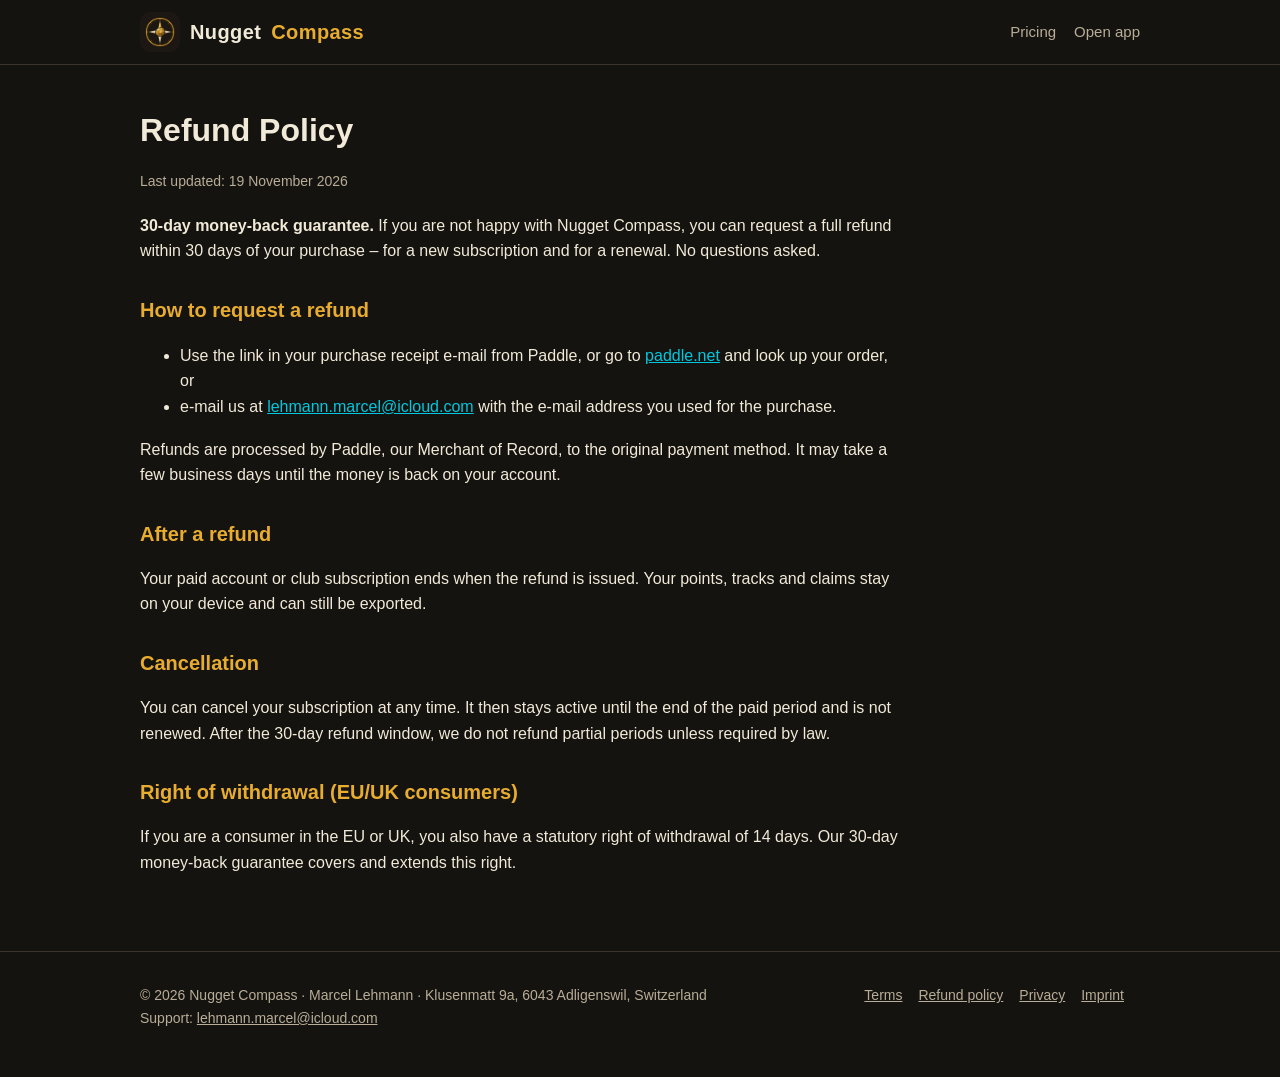
<file: website/refund.html>
<!doctype html>
<html lang="en">
<head>
  <meta charset="utf-8">
  <meta name="viewport" content="width=device-width, initial-scale=1">
  <title>Refund Policy – Nugget Compass</title>
  <meta name="theme-color" content="#15130f">
  <link rel="icon" type="image/png" href="favicon.png">
  <link rel="apple-touch-icon" href="apple-touch-icon.png">
  <meta property="og:title" content="Nugget Compass">
  <meta property="og:description" content="Where to look for gold – and where you are allowed to. Rules, gold places, experiences and clubs worldwide.">
  <meta property="og:image" content="https://nuggetcompass.com/og-image.png">
  <meta property="og:url" content="https://nuggetcompass.com/">
  <meta name="twitter:card" content="summary_large_image">
  <link rel="stylesheet" href="style.css">
</head>
<body>
<header class="top"><div class="wrap">
  <a class="logo" href="./"><img src="logo-icon.png" alt="" width="40" height="40"> Nugget<span>Compass</span></a>
  <nav><a href="./#pricing">Pricing</a><a href="https://maesibox.github.io/mausibox/">Open app</a></nav>
</div></header>
<main class="wrap"><div class="legal">
<h1>Refund Policy</h1>
<p class="meta">Last updated: 19 November 2026</p>

<p><b>30-day money-back guarantee.</b> If you are not happy with Nugget Compass, you can request a full refund within 30 days of your purchase – for a new subscription and for a renewal. No questions asked.</p>

<h2>How to request a refund</h2>
<ul>
  <li>Use the link in your purchase receipt e-mail from Paddle, or go to <a href="https://paddle.net">paddle.net</a> and look up your order, or</li>
  <li>e-mail us at <a href="mailto:lehmann.marcel@icloud.com">lehmann.marcel@icloud.com</a> with the e-mail address you used for the purchase.</li>
</ul>
<p>Refunds are processed by Paddle, our Merchant of Record, to the original payment method. It may take a few business days until the money is back on your account.</p>

<h2>After a refund</h2>
<p>Your paid account or club subscription ends when the refund is issued. Your points, tracks and claims stay on your device and can still be exported.</p>

<h2>Cancellation</h2>
<p>You can cancel your subscription at any time. It then stays active until the end of the paid period and is not renewed. After the 30-day refund window, we do not refund partial periods unless required by law.</p>

<h2>Right of withdrawal (EU/UK consumers)</h2>
<p>If you are a consumer in the EU or UK, you also have a statutory right of withdrawal of 14 days. Our 30-day money-back guarantee covers and extends this right.</p>

</div></main>
<footer><div class="wrap">
  <div>© 2026 Nugget Compass · Marcel Lehmann · Klusenmatt 9a, 6043 Adligenswil, Switzerland<br>Support: <a href="mailto:lehmann.marcel@icloud.com">lehmann.marcel@icloud.com</a></div>
  <div><a href="terms.html">Terms</a><a href="refund.html">Refund policy</a><a href="privacy.html">Privacy</a><a href="imprint.html">Imprint</a></div>
</div></footer>
</body>
</html>
</file>
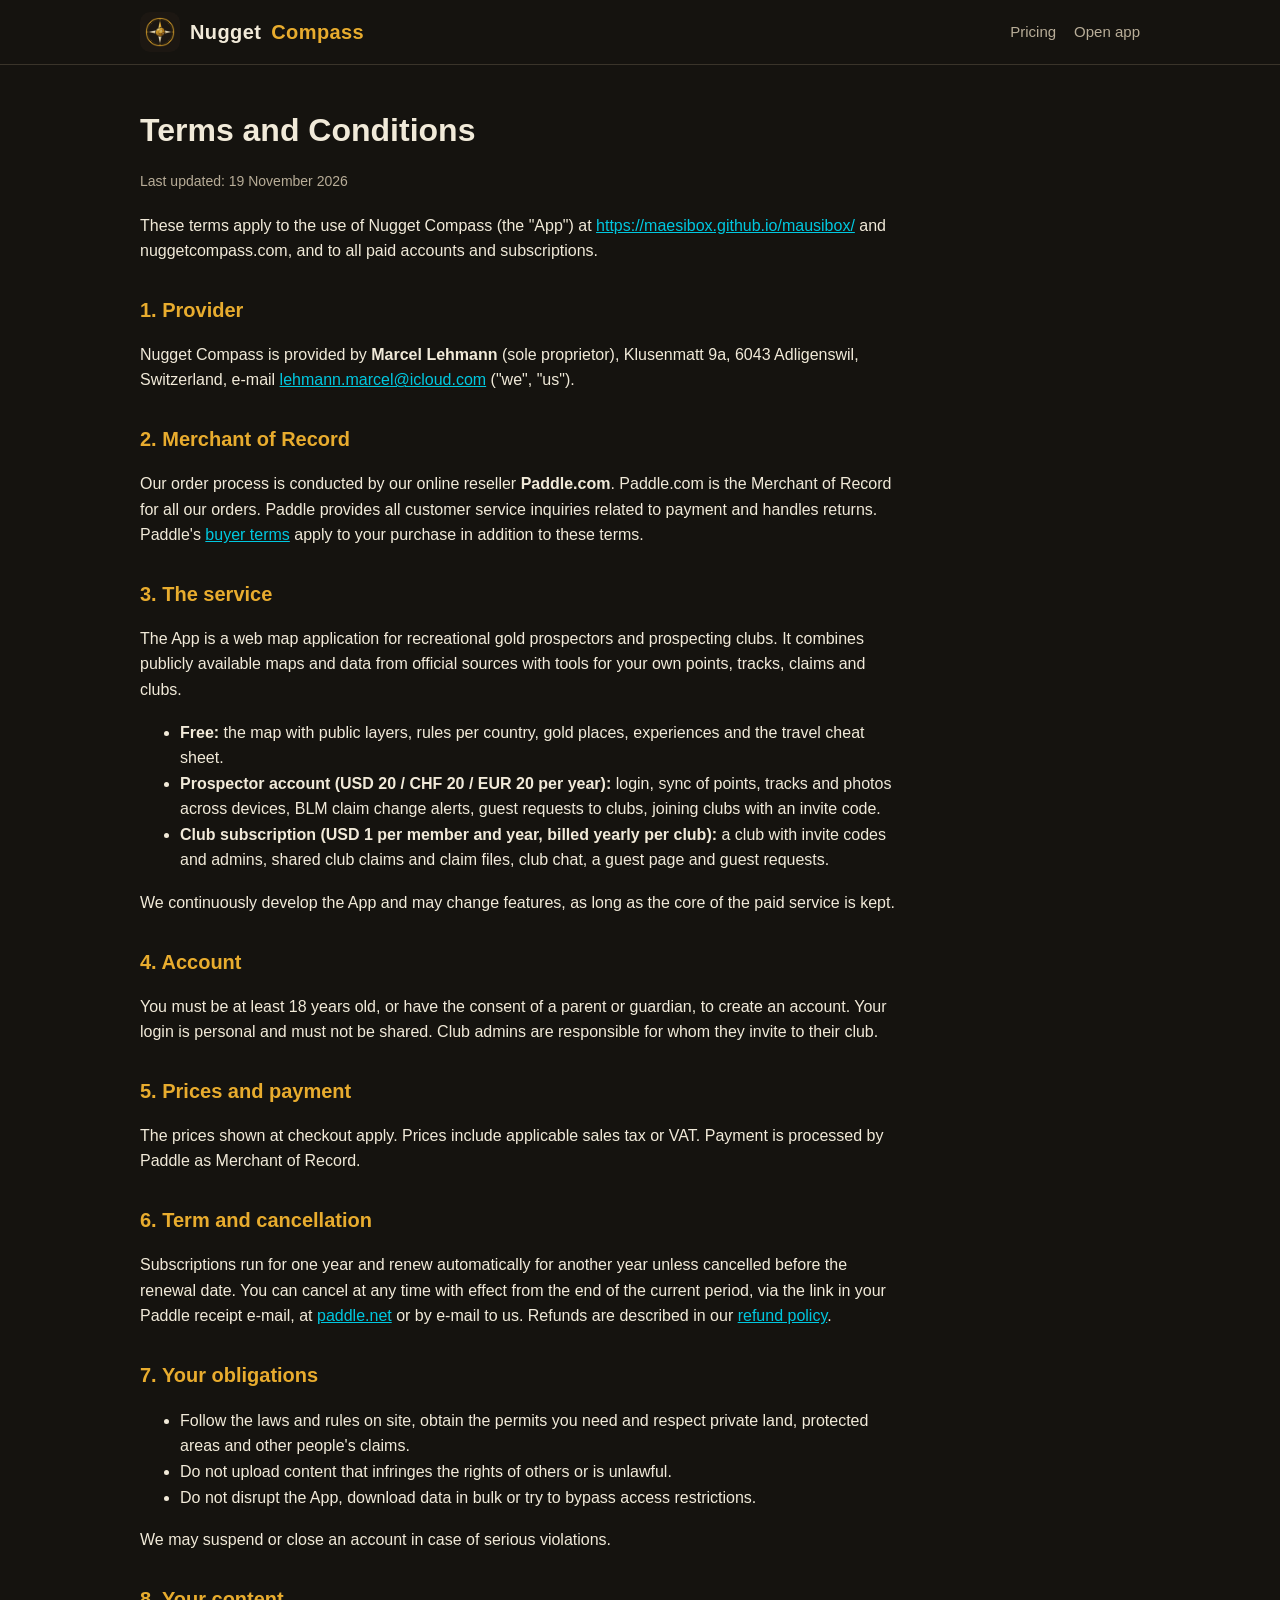
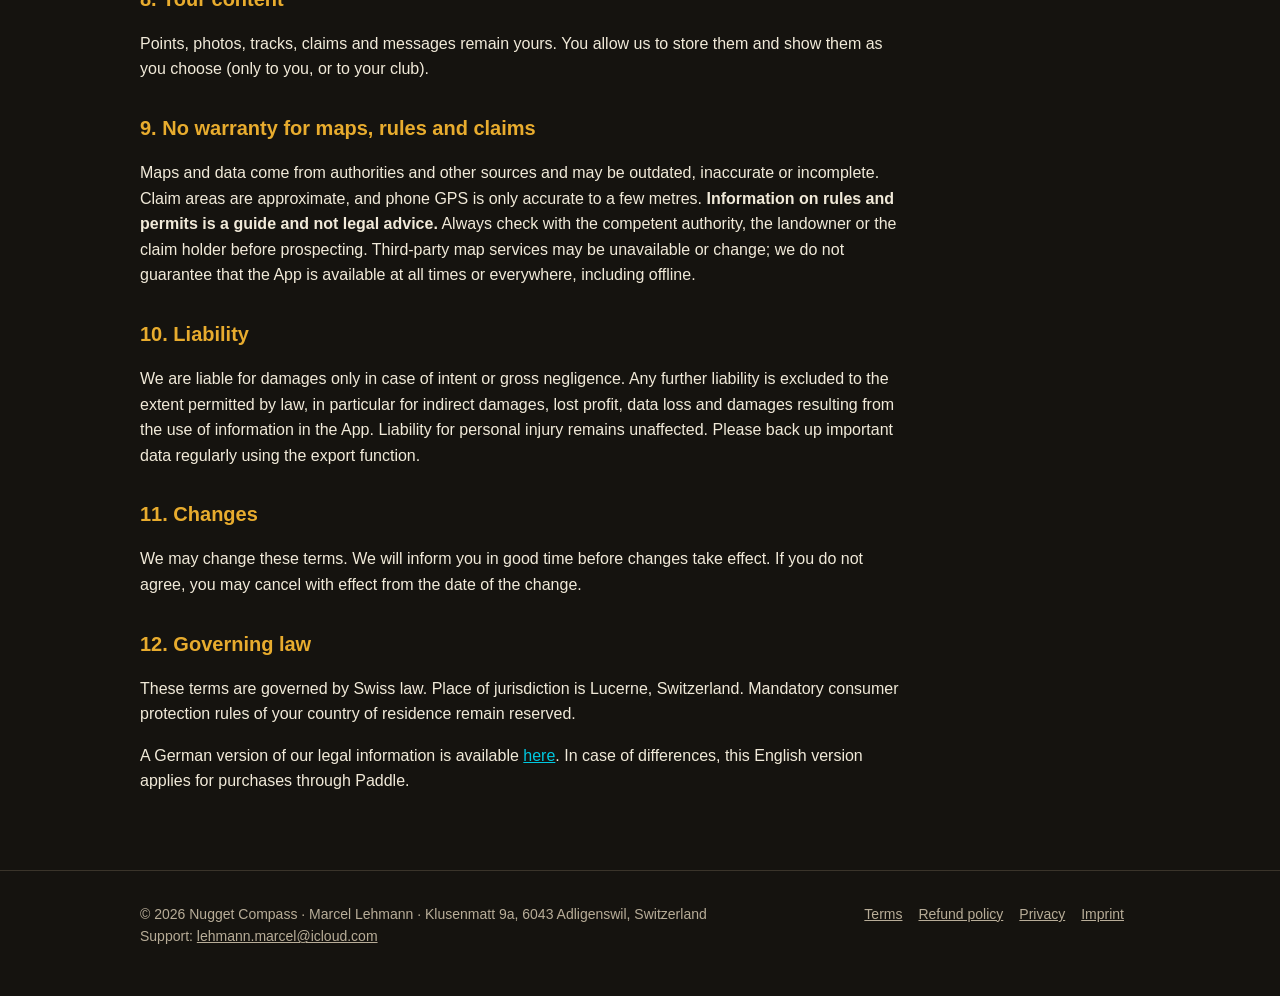
<file: website/terms.html>
<!doctype html>
<html lang="en">
<head>
  <meta charset="utf-8">
  <meta name="viewport" content="width=device-width, initial-scale=1">
  <title>Terms and Conditions – Nugget Compass</title>
  <meta name="theme-color" content="#15130f">
  <link rel="icon" type="image/png" href="favicon.png">
  <link rel="apple-touch-icon" href="apple-touch-icon.png">
  <meta property="og:title" content="Nugget Compass">
  <meta property="og:description" content="Where to look for gold – and where you are allowed to. Rules, gold places, experiences and clubs worldwide.">
  <meta property="og:image" content="https://nuggetcompass.com/og-image.png">
  <meta property="og:url" content="https://nuggetcompass.com/">
  <meta name="twitter:card" content="summary_large_image">
  <link rel="stylesheet" href="style.css">
</head>
<body>
<header class="top"><div class="wrap">
  <a class="logo" href="./"><img src="logo-icon.png" alt="" width="40" height="40"> Nugget<span>Compass</span></a>
  <nav><a href="./#pricing">Pricing</a><a href="https://maesibox.github.io/mausibox/">Open app</a></nav>
</div></header>
<main class="wrap"><div class="legal">
<h1>Terms and Conditions</h1>
<p class="meta">Last updated: 19 November 2026</p>

<p>These terms apply to the use of Nugget Compass (the "App") at <a href="https://maesibox.github.io/mausibox/">https://maesibox.github.io/mausibox/</a> and nuggetcompass.com, and to all paid accounts and subscriptions.</p>

<h2>1. Provider</h2>
<p>Nugget Compass is provided by <b>Marcel Lehmann</b> (sole proprietor), Klusenmatt 9a, 6043 Adligenswil, Switzerland, e-mail <a href="mailto:lehmann.marcel@icloud.com">lehmann.marcel@icloud.com</a> ("we", "us").</p>

<h2>2. Merchant of Record</h2>
<p>Our order process is conducted by our online reseller <b>Paddle.com</b>. Paddle.com is the Merchant of Record for all our orders. Paddle provides all customer service inquiries related to payment and handles returns. Paddle's <a href="https://www.paddle.com/legal/checkout-buyer-terms">buyer terms</a> apply to your purchase in addition to these terms.</p>

<h2>3. The service</h2>
<p>The App is a web map application for recreational gold prospectors and prospecting clubs. It combines publicly available maps and data from official sources with tools for your own points, tracks, claims and clubs.</p>
<ul>
  <li><b>Free:</b> the map with public layers, rules per country, gold places, experiences and the travel cheat sheet.</li>
  <li><b>Prospector account (USD 20 / CHF 20 / EUR 20 per year):</b> login, sync of points, tracks and photos across devices, BLM claim change alerts, guest requests to clubs, joining clubs with an invite code.</li>
  <li><b>Club subscription (USD 1 per member and year, billed yearly per club):</b> a club with invite codes and admins, shared club claims and claim files, club chat, a guest page and guest requests.</li>
</ul>
<p>We continuously develop the App and may change features, as long as the core of the paid service is kept.</p>

<h2>4. Account</h2>
<p>You must be at least 18 years old, or have the consent of a parent or guardian, to create an account. Your login is personal and must not be shared. Club admins are responsible for whom they invite to their club.</p>

<h2>5. Prices and payment</h2>
<p>The prices shown at checkout apply. Prices include applicable sales tax or VAT. Payment is processed by Paddle as Merchant of Record.</p>

<h2>6. Term and cancellation</h2>
<p>Subscriptions run for one year and renew automatically for another year unless cancelled before the renewal date. You can cancel at any time with effect from the end of the current period, via the link in your Paddle receipt e-mail, at <a href="https://paddle.net">paddle.net</a> or by e-mail to us. Refunds are described in our <a href="refund.html">refund policy</a>.</p>

<h2>7. Your obligations</h2>
<ul>
  <li>Follow the laws and rules on site, obtain the permits you need and respect private land, protected areas and other people's claims.</li>
  <li>Do not upload content that infringes the rights of others or is unlawful.</li>
  <li>Do not disrupt the App, download data in bulk or try to bypass access restrictions.</li>
</ul>
<p>We may suspend or close an account in case of serious violations.</p>

<h2>8. Your content</h2>
<p>Points, photos, tracks, claims and messages remain yours. You allow us to store them and show them as you choose (only to you, or to your club).</p>

<h2>9. No warranty for maps, rules and claims</h2>
<p>Maps and data come from authorities and other sources and may be outdated, inaccurate or incomplete. Claim areas are approximate, and phone GPS is only accurate to a few metres. <b>Information on rules and permits is a guide and not legal advice.</b> Always check with the competent authority, the landowner or the claim holder before prospecting. Third-party map services may be unavailable or change; we do not guarantee that the App is available at all times or everywhere, including offline.</p>

<h2>10. Liability</h2>
<p>We are liable for damages only in case of intent or gross negligence. Any further liability is excluded to the extent permitted by law, in particular for indirect damages, lost profit, data loss and damages resulting from the use of information in the App. Liability for personal injury remains unaffected. Please back up important data regularly using the export function.</p>

<h2>11. Changes</h2>
<p>We may change these terms. We will inform you in good time before changes take effect. If you do not agree, you may cancel with effect from the date of the change.</p>

<h2>12. Governing law</h2>
<p>These terms are governed by Swiss law. Place of jurisdiction is Lucerne, Switzerland. Mandatory consumer protection rules of your country of residence remain reserved.</p>

<p>A German version of our legal information is available <a href="https://maesibox.github.io/mausibox/legal.html">here</a>. In case of differences, this English version applies for purchases through Paddle.</p>

</div></main>
<footer><div class="wrap">
  <div>© 2026 Nugget Compass · Marcel Lehmann · Klusenmatt 9a, 6043 Adligenswil, Switzerland<br>Support: <a href="mailto:lehmann.marcel@icloud.com">lehmann.marcel@icloud.com</a></div>
  <div><a href="terms.html">Terms</a><a href="refund.html">Refund policy</a><a href="privacy.html">Privacy</a><a href="imprint.html">Imprint</a></div>
</div></footer>
</body>
</html>
</file>
<file: lib/leaflet.css>
/* required styles */

.leaflet-pane,
.leaflet-tile,
.leaflet-marker-icon,
.leaflet-marker-shadow,
.leaflet-tile-container,
.leaflet-pane > svg,
.leaflet-pane > canvas,
.leaflet-zoom-box,
.leaflet-image-layer,
.leaflet-layer {
	position: absolute;
	left: 0;
	top: 0;
	}
.leaflet-container {
	overflow: hidden;
	}
.leaflet-tile,
.leaflet-marker-icon,
.leaflet-marker-shadow {
	-webkit-user-select: none;
	   -moz-user-select: none;
	        user-select: none;
	  -webkit-user-drag: none;
	}
/* Prevents IE11 from highlighting tiles in blue */
.leaflet-tile::selection {
	background: transparent;
}
/* Safari renders non-retina tile on retina better with this, but Chrome is worse */
.leaflet-safari .leaflet-tile {
	image-rendering: -webkit-optimize-contrast;
	}
/* hack that prevents hw layers "stretching" when loading new tiles */
.leaflet-safari .leaflet-tile-container {
	width: 1600px;
	height: 1600px;
	-webkit-transform-origin: 0 0;
	}
.leaflet-marker-icon,
.leaflet-marker-shadow {
	display: block;
	}
/* .leaflet-container svg: reset svg max-width decleration shipped in Joomla! (joomla.org) 3.x */
/* .leaflet-container img: map is broken in FF if you have max-width: 100% on tiles */
.leaflet-container .leaflet-overlay-pane svg {
	max-width: none !important;
	max-height: none !important;
	}
.leaflet-container .leaflet-marker-pane img,
.leaflet-container .leaflet-shadow-pane img,
.leaflet-container .leaflet-tile-pane img,
.leaflet-container img.leaflet-image-layer,
.leaflet-container .leaflet-tile {
	max-width: none !important;
	max-height: none !important;
	width: auto;
	padding: 0;
	}

.leaflet-container img.leaflet-tile {
	/* See: https://bugs.chromium.org/p/chromium/issues/detail?id=600120 */
	mix-blend-mode: plus-lighter;
}

.leaflet-container.leaflet-touch-zoom {
	-ms-touch-action: pan-x pan-y;
	touch-action: pan-x pan-y;
	}
.leaflet-container.leaflet-touch-drag {
	-ms-touch-action: pinch-zoom;
	/* Fallback for FF which doesn't support pinch-zoom */
	touch-action: none;
	touch-action: pinch-zoom;
}
.leaflet-container.leaflet-touch-drag.leaflet-touch-zoom {
	-ms-touch-action: none;
	touch-action: none;
}
.leaflet-container {
	-webkit-tap-highlight-color: transparent;
}
.leaflet-container a {
	-webkit-tap-highlight-color: rgba(51, 181, 229, 0.4);
}
.leaflet-tile {
	filter: inherit;
	visibility: hidden;
	}
.leaflet-tile-loaded {
	visibility: inherit;
	}
.leaflet-zoom-box {
	width: 0;
	height: 0;
	-moz-box-sizing: border-box;
	     box-sizing: border-box;
	z-index: 800;
	}
/* workaround for https://bugzilla.mozilla.org/show_bug.cgi?id=888319 */
.leaflet-overlay-pane svg {
	-moz-user-select: none;
	}

.leaflet-pane         { z-index: 400; }

.leaflet-tile-pane    { z-index: 200; }
.leaflet-overlay-pane { z-index: 400; }
.leaflet-shadow-pane  { z-index: 500; }
.leaflet-marker-pane  { z-index: 600; }
.leaflet-tooltip-pane   { z-index: 650; }
.leaflet-popup-pane   { z-index: 700; }

.leaflet-map-pane canvas { z-index: 100; }
.leaflet-map-pane svg    { z-index: 200; }

.leaflet-vml-shape {
	width: 1px;
	height: 1px;
	}
.lvml {
	behavior: url(#default#VML);
	display: inline-block;
	position: absolute;
	}


/* control positioning */

.leaflet-control {
	position: relative;
	z-index: 800;
	pointer-events: visiblePainted; /* IE 9-10 doesn't have auto */
	pointer-events: auto;
	}
.leaflet-top,
.leaflet-bottom {
	position: absolute;
	z-index: 1000;
	pointer-events: none;
	}
.leaflet-top {
	top: 0;
	}
.leaflet-right {
	right: 0;
	}
.leaflet-bottom {
	bottom: 0;
	}
.leaflet-left {
	left: 0;
	}
.leaflet-control {
	float: left;
	clear: both;
	}
.leaflet-right .leaflet-control {
	float: right;
	}
.leaflet-top .leaflet-control {
	margin-top: 10px;
	}
.leaflet-bottom .leaflet-control {
	margin-bottom: 10px;
	}
.leaflet-left .leaflet-control {
	margin-left: 10px;
	}
.leaflet-right .leaflet-control {
	margin-right: 10px;
	}


/* zoom and fade animations */

.leaflet-fade-anim .leaflet-popup {
	opacity: 0;
	-webkit-transition: opacity 0.2s linear;
	   -moz-transition: opacity 0.2s linear;
	        transition: opacity 0.2s linear;
	}
.leaflet-fade-anim .leaflet-map-pane .leaflet-popup {
	opacity: 1;
	}
.leaflet-zoom-animated {
	-webkit-transform-origin: 0 0;
	    -ms-transform-origin: 0 0;
	        transform-origin: 0 0;
	}
svg.leaflet-zoom-animated {
	will-change: transform;
}

.leaflet-zoom-anim .leaflet-zoom-animated {
	-webkit-transition: -webkit-transform 0.25s cubic-bezier(0,0,0.25,1);
	   -moz-transition:    -moz-transform 0.25s cubic-bezier(0,0,0.25,1);
	        transition:         transform 0.25s cubic-bezier(0,0,0.25,1);
	}
.leaflet-zoom-anim .leaflet-tile,
.leaflet-pan-anim .leaflet-tile {
	-webkit-transition: none;
	   -moz-transition: none;
	        transition: none;
	}

.leaflet-zoom-anim .leaflet-zoom-hide {
	visibility: hidden;
	}


/* cursors */

.leaflet-interactive {
	cursor: pointer;
	}
.leaflet-grab {
	cursor: -webkit-grab;
	cursor:    -moz-grab;
	cursor:         grab;
	}
.leaflet-crosshair,
.leaflet-crosshair .leaflet-interactive {
	cursor: crosshair;
	}
.leaflet-popup-pane,
.leaflet-control {
	cursor: auto;
	}
.leaflet-dragging .leaflet-grab,
.leaflet-dragging .leaflet-grab .leaflet-interactive,
.leaflet-dragging .leaflet-marker-draggable {
	cursor: move;
	cursor: -webkit-grabbing;
	cursor:    -moz-grabbing;
	cursor:         grabbing;
	}

/* marker & overlays interactivity */
.leaflet-marker-icon,
.leaflet-marker-shadow,
.leaflet-image-layer,
.leaflet-pane > svg path,
.leaflet-tile-container {
	pointer-events: none;
	}

.leaflet-marker-icon.leaflet-interactive,
.leaflet-image-layer.leaflet-interactive,
.leaflet-pane > svg path.leaflet-interactive,
svg.leaflet-image-layer.leaflet-interactive path {
	pointer-events: visiblePainted; /* IE 9-10 doesn't have auto */
	pointer-events: auto;
	}

/* visual tweaks */

.leaflet-container {
	background: #ddd;
	outline-offset: 1px;
	}
.leaflet-container a {
	color: #0078A8;
	}
.leaflet-zoom-box {
	border: 2px dotted #38f;
	background: rgba(255,255,255,0.5);
	}


/* general typography */
.leaflet-container {
	font-family: "Helvetica Neue", Arial, Helvetica, sans-serif;
	font-size: 12px;
	font-size: 0.75rem;
	line-height: 1.5;
	}


/* general toolbar styles */

.leaflet-bar {
	box-shadow: 0 1px 5px rgba(0,0,0,0.65);
	border-radius: 4px;
	}
.leaflet-bar a {
	background-color: #fff;
	border-bottom: 1px solid #ccc;
	width: 26px;
	height: 26px;
	line-height: 26px;
	display: block;
	text-align: center;
	text-decoration: none;
	color: black;
	}
.leaflet-bar a,
.leaflet-control-layers-toggle {
	background-position: 50% 50%;
	background-repeat: no-repeat;
	display: block;
	}
.leaflet-bar a:hover,
.leaflet-bar a:focus {
	background-color: #f4f4f4;
	}
.leaflet-bar a:first-child {
	border-top-left-radius: 4px;
	border-top-right-radius: 4px;
	}
.leaflet-bar a:last-child {
	border-bottom-left-radius: 4px;
	border-bottom-right-radius: 4px;
	border-bottom: none;
	}
.leaflet-bar a.leaflet-disabled {
	cursor: default;
	background-color: #f4f4f4;
	color: #bbb;
	}

.leaflet-touch .leaflet-bar a {
	width: 30px;
	height: 30px;
	line-height: 30px;
	}
.leaflet-touch .leaflet-bar a:first-child {
	border-top-left-radius: 2px;
	border-top-right-radius: 2px;
	}
.leaflet-touch .leaflet-bar a:last-child {
	border-bottom-left-radius: 2px;
	border-bottom-right-radius: 2px;
	}

/* zoom control */

.leaflet-control-zoom-in,
.leaflet-control-zoom-out {
	font: bold 18px 'Lucida Console', Monaco, monospace;
	text-indent: 1px;
	}

.leaflet-touch .leaflet-control-zoom-in, .leaflet-touch .leaflet-control-zoom-out  {
	font-size: 22px;
	}


/* layers control */

.leaflet-control-layers {
	box-shadow: 0 1px 5px rgba(0,0,0,0.4);
	background: #fff;
	border-radius: 5px;
	}
.leaflet-control-layers-toggle {
	background-image: url(images/layers.png);
	width: 36px;
	height: 36px;
	}
.leaflet-retina .leaflet-control-layers-toggle {
	background-image: url(images/layers-2x.png);
	background-size: 26px 26px;
	}
.leaflet-touch .leaflet-control-layers-toggle {
	width: 44px;
	height: 44px;
	}
.leaflet-control-layers .leaflet-control-layers-list,
.leaflet-control-layers-expanded .leaflet-control-layers-toggle {
	display: none;
	}
.leaflet-control-layers-expanded .leaflet-control-layers-list {
	display: block;
	position: relative;
	}
.leaflet-control-layers-expanded {
	padding: 6px 10px 6px 6px;
	color: #333;
	background: #fff;
	}
.leaflet-control-layers-scrollbar {
	overflow-y: scroll;
	overflow-x: hidden;
	padding-right: 5px;
	}
.leaflet-control-layers-selector {
	margin-top: 2px;
	position: relative;
	top: 1px;
	}
.leaflet-control-layers label {
	display: block;
	font-size: 13px;
	font-size: 1.08333em;
	}
.leaflet-control-layers-separator {
	height: 0;
	border-top: 1px solid #ddd;
	margin: 5px -10px 5px -6px;
	}

/* Default icon URLs */
.leaflet-default-icon-path { /* used only in path-guessing heuristic, see L.Icon.Default */
	background-image: url(images/marker-icon.png);
	}


/* attribution and scale controls */

.leaflet-container .leaflet-control-attribution {
	background: #fff;
	background: rgba(255, 255, 255, 0.8);
	margin: 0;
	}
.leaflet-control-attribution,
.leaflet-control-scale-line {
	padding: 0 5px;
	color: #333;
	line-height: 1.4;
	}
.leaflet-control-attribution a {
	text-decoration: none;
	}
.leaflet-control-attribution a:hover,
.leaflet-control-attribution a:focus {
	text-decoration: underline;
	}
.leaflet-attribution-flag {
	display: inline !important;
	vertical-align: baseline !important;
	width: 1em;
	height: 0.6669em;
	}
.leaflet-left .leaflet-control-scale {
	margin-left: 5px;
	}
.leaflet-bottom .leaflet-control-scale {
	margin-bottom: 5px;
	}
.leaflet-control-scale-line {
	border: 2px solid #777;
	border-top: none;
	line-height: 1.1;
	padding: 2px 5px 1px;
	white-space: nowrap;
	-moz-box-sizing: border-box;
	     box-sizing: border-box;
	background: rgba(255, 255, 255, 0.8);
	text-shadow: 1px 1px #fff;
	}
.leaflet-control-scale-line:not(:first-child) {
	border-top: 2px solid #777;
	border-bottom: none;
	margin-top: -2px;
	}
.leaflet-control-scale-line:not(:first-child):not(:last-child) {
	border-bottom: 2px solid #777;
	}

.leaflet-touch .leaflet-control-attribution,
.leaflet-touch .leaflet-control-layers,
.leaflet-touch .leaflet-bar {
	box-shadow: none;
	}
.leaflet-touch .leaflet-control-layers,
.leaflet-touch .leaflet-bar {
	border: 2px solid rgba(0,0,0,0.2);
	background-clip: padding-box;
	}


/* popup */

.leaflet-popup {
	position: absolute;
	text-align: center;
	margin-bottom: 20px;
	}
.leaflet-popup-content-wrapper {
	padding: 1px;
	text-align: left;
	border-radius: 12px;
	}
.leaflet-popup-content {
	margin: 13px 24px 13px 20px;
	line-height: 1.3;
	font-size: 13px;
	font-size: 1.08333em;
	min-height: 1px;
	}
.leaflet-popup-content p {
	margin: 17px 0;
	margin: 1.3em 0;
	}
.leaflet-popup-tip-container {
	width: 40px;
	height: 20px;
	position: absolute;
	left: 50%;
	margin-top: -1px;
	margin-left: -20px;
	overflow: hidden;
	pointer-events: none;
	}
.leaflet-popup-tip {
	width: 17px;
	height: 17px;
	padding: 1px;

	margin: -10px auto 0;
	pointer-events: auto;

	-webkit-transform: rotate(45deg);
	   -moz-transform: rotate(45deg);
	    -ms-transform: rotate(45deg);
	        transform: rotate(45deg);
	}
.leaflet-popup-content-wrapper,
.leaflet-popup-tip {
	background: white;
	color: #333;
	box-shadow: 0 3px 14px rgba(0,0,0,0.4);
	}
.leaflet-container a.leaflet-popup-close-button {
	position: absolute;
	top: 0;
	right: 0;
	border: none;
	text-align: center;
	width: 24px;
	height: 24px;
	font: 16px/24px Tahoma, Verdana, sans-serif;
	color: #757575;
	text-decoration: none;
	background: transparent;
	}
.leaflet-container a.leaflet-popup-close-button:hover,
.leaflet-container a.leaflet-popup-close-button:focus {
	color: #585858;
	}
.leaflet-popup-scrolled {
	overflow: auto;
	}

.leaflet-oldie .leaflet-popup-content-wrapper {
	-ms-zoom: 1;
	}
.leaflet-oldie .leaflet-popup-tip {
	width: 24px;
	margin: 0 auto;

	-ms-filter: "progid:DXImageTransform.Microsoft.Matrix(M11=0.70710678, M12=0.70710678, M21=-0.70710678, M22=0.70710678)";
	filter: progid:DXImageTransform.Microsoft.Matrix(M11=0.70710678, M12=0.70710678, M21=-0.70710678, M22=0.70710678);
	}

.leaflet-oldie .leaflet-control-zoom,
.leaflet-oldie .leaflet-control-layers,
.leaflet-oldie .leaflet-popup-content-wrapper,
.leaflet-oldie .leaflet-popup-tip {
	border: 1px solid #999;
	}


/* div icon */

.leaflet-div-icon {
	background: #fff;
	border: 1px solid #666;
	}


/* Tooltip */
/* Base styles for the element that has a tooltip */
.leaflet-tooltip {
	position: absolute;
	padding: 6px;
	background-color: #fff;
	border: 1px solid #fff;
	border-radius: 3px;
	color: #222;
	white-space: nowrap;
	-webkit-user-select: none;
	-moz-user-select: none;
	-ms-user-select: none;
	user-select: none;
	pointer-events: none;
	box-shadow: 0 1px 3px rgba(0,0,0,0.4);
	}
.leaflet-tooltip.leaflet-interactive {
	cursor: pointer;
	pointer-events: auto;
	}
.leaflet-tooltip-top:before,
.leaflet-tooltip-bottom:before,
.leaflet-tooltip-left:before,
.leaflet-tooltip-right:before {
	position: absolute;
	pointer-events: none;
	border: 6px solid transparent;
	background: transparent;
	content: "";
	}

/* Directions */

.leaflet-tooltip-bottom {
	margin-top: 6px;
}
.leaflet-tooltip-top {
	margin-top: -6px;
}
.leaflet-tooltip-bottom:before,
.leaflet-tooltip-top:before {
	left: 50%;
	margin-left: -6px;
	}
.leaflet-tooltip-top:before {
	bottom: 0;
	margin-bottom: -12px;
	border-top-color: #fff;
	}
.leaflet-tooltip-bottom:before {
	top: 0;
	margin-top: -12px;
	margin-left: -6px;
	border-bottom-color: #fff;
	}
.leaflet-tooltip-left {
	margin-left: -6px;
}
.leaflet-tooltip-right {
	margin-left: 6px;
}
.leaflet-tooltip-left:before,
.leaflet-tooltip-right:before {
	top: 50%;
	margin-top: -6px;
	}
.leaflet-tooltip-left:before {
	right: 0;
	margin-right: -12px;
	border-left-color: #fff;
	}
.leaflet-tooltip-right:before {
	left: 0;
	margin-left: -12px;
	border-right-color: #fff;
	}

/* Printing */

@media print {
	/* Prevent printers from removing background-images of controls. */
	.leaflet-control {
		-webkit-print-color-adjust: exact;
		print-color-adjust: exact;
		}
	}
</file>
<file: style.css>
:root {
  --bg: #1d1a14;
  --panel: #fffdf8;
  --text: #2a2620;
  --muted: #6f675b;
  --line: #e4ddd0;
  --accent: #c99a06;
  --danger: #c0392b;
  --safe-b: env(safe-area-inset-bottom, 0px);
  --safe-t: env(safe-area-inset-top, 0px);
}
* { box-sizing: border-box; }
html, body { margin: 0; height: 100%; background: var(--bg); color: var(--text);
  font: 16px/1.4 -apple-system, BlinkMacSystemFont, "Segoe UI", Roboto, sans-serif; overflow: hidden; }
#map { position: absolute; inset: 0; background: #2b2721; }

#topbar { position: absolute; top: calc(8px + var(--safe-t)); left: 8px; z-index: 900; background: rgba(29,26,20,.8);
  color: #f3e6c4; padding: 4px 10px; border-radius: 6px; font-size: 13px; font-weight: 600; pointer-events: none; }
.offline-badge { display: none; margin-left: 8px; background: var(--danger); color: #fff; padding: 0 6px; border-radius: 4px; font-size: 11px; }
body.is-offline .offline-badge { display: inline-block; }

#btn-search { position: absolute; left: 8px; top: calc(40px + var(--safe-t)); z-index: 900; width: 40px; height: 40px; border-radius: 50%;
  border: 0; background: var(--panel); color: var(--text); box-shadow: 0 2px 6px rgba(0,0,0,.4); display: grid; place-items: center; padding: 0; cursor: pointer; }
#btn-search svg { width: 22px; height: 22px; fill: currentColor; }
.search-form { display: flex; gap: 8px; margin-bottom: 10px; }
.search-form input { flex: 1; min-width: 0; font-size: 16px; }

#buttons { position: absolute; right: 10px; top: calc(10px + var(--safe-t)); z-index: 900; display: flex; flex-direction: column; gap: 10px; }
#buttons button { width: 48px; height: 48px; border-radius: 50%; border: 0; background: var(--panel); color: var(--text);
  box-shadow: 0 2px 6px rgba(0,0,0,.4); display: grid; place-items: center; padding: 0; cursor: pointer; }
#buttons button svg { width: 24px; height: 24px; fill: currentColor; }
#buttons button.big { width: 58px; height: 58px; background: var(--accent); color: #fff; margin: 4px 0 4px -5px; }
#buttons button.big svg { width: 30px; height: 30px; }
#buttons button.active { color: #2f80ed; }

#status { position: absolute; left: 0; right: 0; bottom: 0; z-index: 800; background: rgba(29,26,20,.85); color: #f3e6c4;
  font: 12px/1.2 ui-monospace, Menlo, monospace; padding: 5px 10px calc(5px + var(--safe-b)); text-align: center; min-height: 22px; }
.leaflet-bottom.leaflet-left { bottom: calc(26px + var(--safe-b)); }
.leaflet-control-attribution { font-size: 9px; max-width: 70vw; }
.leaflet-bottom.leaflet-right { bottom: calc(24px + var(--safe-b)); }

#toast { position: fixed; left: 50%; bottom: calc(70px + var(--safe-b)); transform: translateX(-50%); z-index: 1200;
  background: #333; color: #fff; padding: 8px 14px; border-radius: 8px; font-size: 14px; opacity: 0; pointer-events: none; transition: opacity .2s; max-width: 90vw; }
#toast.show { opacity: .95; }

/* Unteres Fenster */
#sheet { position: fixed; left: 0; right: 0; bottom: 0; z-index: 1100; background: var(--panel); border-radius: 14px 14px 0 0;
  box-shadow: 0 -4px 20px rgba(0,0,0,.4); max-height: 80vh; display: flex; flex-direction: column;
  transform: translateY(105%); transition: transform .2s ease; padding-bottom: var(--safe-b); }
#sheet.open { transform: none; }
@media (min-width: 700px) { #sheet { left: auto; right: 70px; width: 420px; bottom: 10px; border-radius: 14px; } }
.sheet-head { display: flex; align-items: center; justify-content: space-between; padding: 12px 16px; border-bottom: 1px solid var(--line); font-weight: 700; }
.sheet-close { border: 0; background: none; font-size: 20px; width: 40px; height: 40px; cursor: pointer; color: var(--muted); }
.sheet-body { overflow-y: auto; padding: 12px 16px 20px; -webkit-overflow-scrolling: touch; }

button, .btn-like { font: inherit; border: 1px solid var(--line); background: #fff; color: var(--text); border-radius: 8px;
  padding: 10px 14px; cursor: pointer; display: inline-block; text-align: center; }
button.primary { background: var(--accent); border-color: var(--accent); color: #fff; font-weight: 600; }
button.danger { color: var(--danger); border-color: #e9b8b1; }
button:disabled { opacity: .5; }
input, select, textarea { font: inherit; width: 100%; padding: 9px 10px; border: 1px solid var(--line); border-radius: 8px; background: #fff; color: var(--text); margin-top: 4px; }
input[type=checkbox], input[type=radio] { width: auto; margin: 0 6px 0 0; transform: scale(1.2); }
label { display: block; margin-bottom: 12px; font-size: 14px; color: var(--muted); }
label.opt, label.check { color: var(--text); font-size: 15px; margin: 0; padding: 8px 0; display: flex; align-items: center; }
.row { display: flex; gap: 8px; flex-wrap: wrap; margin-top: 8px; }
.row.actions { justify-content: flex-end; margin-top: 16px; }
.field { margin-bottom: 12px; font-size: 14px; color: var(--muted); }
.hint { color: var(--muted); font-size: 13px; }

.layers h4, .offline h4 { margin: 14px 0 4px; font-size: 13px; text-transform: uppercase; letter-spacing: .05em; color: var(--muted); }
.opt-row { border-bottom: 1px solid var(--line); padding-bottom: 4px; }
.opt-row .note { font-size: 12px; color: var(--accent); margin-left: 28px; }
.opt-row .note:empty { display: none; }
.opacity { margin: 0 0 6px 28px; width: calc(100% - 28px); padding: 0; }
.swatch { display: inline-block; width: 12px; height: 12px; border-radius: 3px; margin-right: 6px; border: 1px solid rgba(0,0,0,.3); vertical-align: -1px; }

.menu > button, .menu > .btn-like { display: block; width: 100%; margin-bottom: 10px; text-align: left; }
.lang { margin: 6px 0 14px; display: flex; gap: 8px; align-items: center; color: var(--muted); font-size: 14px; }
.lang button.on { background: var(--text); color: #fff; }

/* Punkte */
.pt-icon { background: none; border: 0; }
.pt { width: 28px; height: 28px; border-radius: 50%; border: 2px solid #1d1a14; display: grid; place-items: center;
  font-size: 14px; font-weight: 700; color: #1d1a14; box-shadow: 0 1px 4px rgba(0,0,0,.5); }
.pt.small { width: 26px; height: 26px; flex: none; }
.thumbs { display: flex; flex-wrap: wrap; gap: 6px; margin: 6px 0; }
.thumb { position: relative; }
.thumb img { width: 72px; height: 72px; object-fit: cover; border-radius: 6px; display: block; cursor: pointer; }
.thumb button { position: absolute; top: -6px; right: -6px; width: 24px; height: 24px; padding: 0; border-radius: 50%; font-size: 12px; background: #fff; }
.plist .filter { margin: 0 0 10px; }
.item { display: flex; gap: 10px; align-items: center; width: 100%; text-align: left; margin-bottom: 6px; }
.item-text { display: flex; flex-direction: column; }
.item-text small { color: var(--muted); }

/* Popups */
.leaflet-popup-content { margin: 10px 12px; font-size: 14px; }
.pop h3 { margin: 0; font-size: 15px; }
.pop-sub { font-size: 11px; color: var(--muted); text-transform: uppercase; letter-spacing: .04em; margin-bottom: 4px; }
.pop table { border-collapse: collapse; width: 100%; margin: 4px 0; }
.pop th { text-align: left; font-weight: 500; color: var(--muted); padding: 1px 8px 1px 0; vertical-align: top; white-space: nowrap; font-size: 12px; }
.pop td { padding: 1px 0; font-size: 13px; }
.pop-sec { border-top: 1px solid var(--line); padding-top: 6px; margin-top: 6px; }
.pop-sec.claim { border-left: 4px solid #e02020; padding-left: 8px; }
.pop-sec.club { border-left: 4px solid #18c018; padding-left: 8px; }
.pop .coords { font: 12px ui-monospace, Menlo, monospace; color: var(--muted); }
.pop .hint { font-size: 11px; margin: 4px 0 0; }
.pop .src { font-size: 11px; color: var(--muted); margin-top: 4px; }
.pop details p { margin: 4px 0; font-size: 12px; }
.pop-actions { margin-top: 8px; }
.pop-actions button { padding: 6px 12px; }
.note-text { white-space: pre-wrap; margin: 4px 0; }

.progress { height: 8px; background: var(--line); border-radius: 4px; overflow: hidden; margin: 6px 0; }
.progress .bar { height: 100%; width: 0; background: var(--accent); transition: width .2s; }
.offline ul { padding-left: 18px; font-size: 14px; }
.about ul { padding-left: 18px; font-size: 13px; }
.about li { margin-bottom: 6px; }

/* Anmeldebildschirm */
#gate { display: none; position: fixed; inset: 0; z-index: 2000; background: var(--bg) url("icons/icon-512.png") center 6% / 120px no-repeat;
  overflow-y: auto; padding: calc(150px + var(--safe-t)) 16px 40px; }
#gate.open { display: block; }
.gate-box { max-width: 380px; margin: 0 auto; background: var(--panel); border-radius: 14px; padding: 20px; box-shadow: 0 4px 24px rgba(0,0,0,.5); }
.gate-box h1 { margin: 0 0 16px; font-size: 22px; text-align: center; }
.gate-box small { display: block; font-size: 12px; margin-top: 2px; }
.gate-box .msg { min-height: 1em; color: var(--danger); font-size: 14px; margin: 4px 0 10px; }
.gate-box .msg.ok, .hint.ok { color: #1e8e3e; }
.hint.bad { color: var(--danger); }
.gate-links { display: flex; justify-content: space-between; gap: 10px; margin-top: 14px; font-size: 14px; flex-wrap: wrap; }
.gate-links a, .gate-lang a { color: #8a6a00; }
.gate-lang { text-align: center; margin-top: 16px; font-size: 13px; }
button.wide { width: 100%; }

/* Verwaltung */
.admin section { border-top: 1px solid var(--line); margin-top: 14px; padding-top: 4px; }
.admin h4 { margin: 10px 0 6px; font-size: 13px; text-transform: uppercase; letter-spacing: .05em; color: var(--muted); }
.admin h5 { margin: 14px 0 6px; font-size: 14px; }
.admin .club-select { flex: 1; margin: 0; }
.admin .row input { flex: 1; margin: 0; }
.admin section > button { margin: 4px 4px 4px 0; }
.arow { display: flex; justify-content: space-between; align-items: center; gap: 8px; padding: 8px 0; border-bottom: 1px solid var(--line); }
.arow > div:first-child { display: flex; flex-direction: column; min-width: 0; }
.arow small { color: var(--muted); font-size: 12px; }
.arow.off { opacity: .5; }
.abtn { display: flex; gap: 6px; flex-wrap: wrap; justify-content: flex-end; }
.abtn button { padding: 6px 10px; font-size: 13px; }
.tag { background: var(--accent); color: #fff; border-radius: 4px; padding: 0 5px; font-size: 11px; }
.mono { font-family: ui-monospace, Menlo, monospace; }
.qr { text-align: center; }
.qr > button { float: left; }
.qr .big { font-size: 22px; font-weight: 700; clear: both; padding-top: 10px; }
.qr img { width: 240px; height: 240px; image-rendering: pixelated; }
.qr .link { word-break: break-all; }
.qr .row { justify-content: center; }
.menu ul { padding-left: 18px; }
.menu .redeem input { flex: 1; margin: 0; }
.menu .redeem { margin-bottom: 12px; }

/* Eigene Claims: Location Monument und Pfosten */
.post-icon { background: none; border: 0; }
.post { width: 22px; height: 22px; background: #1d1a14; color: #fff; border: 3px solid; border-radius: 3px;
  display: grid; place-items: center; font: 700 9px/1 -apple-system, sans-serif; box-shadow: 0 1px 4px rgba(0,0,0,.6); }
.post.lm { width: 30px; height: 30px; font-size: 11px; background: #fff; color: #1d1a14; }
.post.small { width: 30px; height: 30px; flex: none; background: #fff; color: #1d1a14; font-size: 10px; }
.pop-sec.own { border-left: 4px solid; padding-left: 8px; }
.mini-btn { margin-top: 6px; padding: 6px 10px; font-size: 13px; }
.claim-editor h4 { margin: 18px 0 2px; font-size: 13px; text-transform: uppercase; letter-spacing: .05em; color: var(--muted); }
.claim-editor .row.two > label { flex: 1; margin-bottom: 0; }
.claim-editor .place button { padding: 8px 10px; font-size: 14px; }
.claim-editor .typed { display: flex; flex-wrap: wrap; gap: 6px; margin-top: 6px; }
.claim-editor .typed[hidden] { display: none; }
.claim-editor .typed input { flex: 1; margin: 0; min-width: 0; }
.claim-editor .typed .parsed { width: 100%; margin: 0; }
.claim-editor .add-post { border: 1px dashed var(--line); border-radius: 8px; padding: 8px; margin-top: 8px; }
.claim-editor .add-post label { margin-bottom: 4px; }
.coordline { font: 13px ui-monospace, Menlo, monospace; }
.mon-pos { margin: 6px 0; }
.post-row { display: flex; align-items: center; gap: 8px; padding: 4px 0; border-bottom: 1px solid var(--line); }
.post-row select { width: auto; margin: 0; padding: 4px 6px; }
.post-row .coordline { flex: 1; }
button.mini { padding: 2px 8px; font-size: 12px; }
.plist > .primary.wide { margin-bottom: 10px; }

/* Weg-Knopf, Parkplatz-Knopf, Aufnahme-Anzeige */
#buttons button { -webkit-touch-callout: none; -webkit-user-select: none; user-select: none; }
#buttons button.park-btn { font: 800 22px/1 -apple-system, sans-serif; color: #1f4fbf; }
#buttons button.park-btn.flash { background: #1f4fbf; color: #fff; }
#buttons button.recording { background: #d0021b; color: #fff; animation: rec-pulse 1.6s infinite; }
#buttons button.paused { background: #f5a623; color: #fff; }
@keyframes rec-pulse { 0%, 100% { box-shadow: 0 0 0 0 rgba(208,2,27,.6); } 50% { box-shadow: 0 0 0 8px rgba(208,2,27,0); } }
#rec { display: none; position: absolute; top: calc(40px + var(--safe-t)); left: 8px; z-index: 900; background: #d0021b; color: #fff;
  padding: 4px 10px; border-radius: 6px; font: 600 13px/1.3 -apple-system, sans-serif; max-width: calc(100vw - 90px); pointer-events: none; }
#rec.show { display: block; }
#rec.paused { background: #f5a623; }
#rec.warn { background: #000; outline: 2px solid #ffc400; }
.park-icon { background: none; border: 0; }
.park { width: 30px; height: 30px; border-radius: 6px; background: #1f4fbf; color: #fff; border: 2px solid #fff;
  display: grid; place-items: center; font: 800 18px/1 -apple-system, sans-serif; box-shadow: 0 1px 5px rgba(0,0,0,.6); }
.pop .big-line { font-size: 16px; font-weight: 700; margin: 4px 0; }
.pop-actions .btn-like { padding: 6px 12px; text-decoration: none; }
.track-type { font-size: 17px; padding: 14px; }
.facts { width: 100%; border-collapse: collapse; margin-bottom: 12px; font-size: 14px; }
.facts th { text-align: left; color: var(--muted); font-weight: 500; padding: 2px 8px 2px 0; }

/* Ordner in Listen (Claims, Strecken) */
.folder { margin: 6px 0 14px; }
.folder h4 { margin: 0 0 6px; padding: 4px 0 4px 8px; border-left: 5px solid var(--line); font-size: 15px; display: flex; align-items: center; gap: 6px; flex-wrap: wrap; }
.folder h4 small { color: var(--muted); font-weight: 400; }
.folder .fold-eye { margin: 0 0 0 auto; font-size: 12px; color: var(--muted); display: flex; align-items: center; }
.folder .sub { font-size: 12px; color: var(--muted); margin: 6px 0 4px; text-transform: uppercase; letter-spacing: .04em; }
.folder > .mini { margin-top: 2px; }
.item-row { display: flex; gap: 6px; align-items: stretch; margin-bottom: 6px; }
.item-row .item { flex: 1; margin: 0; min-width: 0; }
.item-row .eye { padding: 0 10px; font-size: 16px; }
.item-row .eye.off { opacity: .35; }
.club-switch { margin-bottom: 8px; }

/* Legende, Landbesitz, Schutzgebiete */
.legend { display: flex; flex-wrap: wrap; gap: 4px 10px; margin: 2px 0 6px 28px; font-size: 12px; color: var(--muted); }
.legend i { display: inline-block; width: 11px; height: 11px; border-radius: 2px; border: 1px solid rgba(0,0,0,.3); margin-right: 4px; vertical-align: -1px; }
.pop-sec.land { border-left: 4px solid #fee679; padding-left: 8px; }
.verdict { font-weight: 700; margin: 4px 0; }
.verdict.open { color: #1e8e3e; }
.verdict.limited { color: #c77700; }
.verdict.closed { color: #d0021b; }

/* Verwaltung: Benutzer einem Club zuteilen */
.admin .addmember { margin-top: 8px; }
.admin .addmember .role-select { width: auto; margin: 0; }
.arow.user .abtn select { width: auto; margin: 0; padding: 5px 6px; font-size: 13px; }

/* Hilfe */
.help details { border-bottom: 1px solid var(--line); padding: 8px 0; }
.help summary { font-weight: 600; cursor: pointer; }
.help p { margin: 8px 0 4px; font-size: 14px; line-height: 1.5; }

/* Sammelpunkte der Club-Claims beim Herauszoomen */
.club-dot-icon { background: none; border: 0; }
.club-dot { width: 100%; height: 100%; border-radius: 50%; border: 2px solid #fff; box-shadow: 0 1px 4px rgba(0,0,0,.6);
  color: #000; font: 700 13px/1 -apple-system, sans-serif; display: flex; align-items: center; justify-content: center; }
.layers .mode { display: block; margin: 4px 0 2px 26px; font-size: 13px; }
.layers .mode select { max-width: 100%; font-size: 13px; }
.pop-img { display: block; width: 100%; max-height: 220px; object-fit: contain; margin: 6px 0; background: #fff; border-radius: 4px; }

/* roter Punkt: ungelesene Club-Chat-Nachrichten oder neue BLM-Änderungen */
body.has-chat-news #btn-menu, body.has-blm-news #btn-menu { position: relative; }
body.has-chat-news #btn-menu::after, body.has-blm-news #btn-menu::after {
  content: ""; position: absolute; top: 2px; right: 2px; width: 12px; height: 12px; border-radius: 50%; background: #e02020; border: 2px solid #fff; }
body.has-chat-news .menu .badge-chat::after, body.has-blm-news .menu .badge-blm::after {
  content: " ●"; color: #e02020; }

/* Club-Chat */
.chat { display: flex; flex-direction: column; gap: 8px; }
.chat-club { width: 100%; }
.chat-list { max-height: 50vh; min-height: 160px; overflow-y: auto; display: flex; flex-direction: column; gap: 6px; padding: 4px; }
.msg { max-width: 85%; background: #f1ede4; color: #222; border-radius: 10px; padding: 6px 10px; align-self: flex-start; }
.msg.mine { background: #d9c27a; align-self: flex-end; }
.msg-head small { color: #666; }
.msg-body { white-space: pre-wrap; word-break: break-word; }
.chat-form { display: flex; gap: 6px; align-items: flex-end; }
.chat-form textarea { flex: 1; font-size: 16px; }

/* Ebenen-Gruppen (Allgemein, USA, Neuseeland, Schweiz) */
.layer-group { border: 1px solid rgba(0,0,0,.12); border-radius: 8px; margin: 6px 0; padding: 2px 8px; }
.layer-group > summary { font-weight: 700; padding: 8px 0; cursor: pointer; }
.layer-group.sub { margin: 6px 0 6px 4px; background: rgba(0,0,0,.03); }
.layer-group.sub > summary { font-weight: 600; font-size: 14px; }
.layer-group > summary small { font-weight: 400; color: #2e7d32; margin-left: 6px; }

/* Reise-Spickzettel */
.travel h3 { font-size: 15px; margin: 14px 0 6px; }
.travel-grid { display: flex; flex-wrap: wrap; gap: 6px; }
.travel-grid button { padding: 6px 10px; font-size: 14px; }
.travel details { margin: 4px 0; }
.travel summary { cursor: pointer; padding: 4px 0; }
.travel .dot { display: inline-block; width: 10px; height: 10px; border-radius: 50%; border: 1px solid #000; margin-right: 6px; vertical-align: middle; }
.travel .row .btn-like { text-decoration: none; padding: 6px 10px; }
.gate-box .guest-btn { margin-top: 16px; }
.gate-box .hint { font-size: 12px; color: var(--muted); margin: 6px 0 0; }

/* Blickrichtung am GPS-Punkt */
.heading-cone { pointer-events: none; }
.heading-cone .cone {
  width: 120px; height: 120px; transform-origin: 50% 50%; transition: transform .15s linear;
  background: radial-gradient(circle at 50% 50%, rgba(47,128,237,.65) 0, rgba(47,128,237,.35) 35%, rgba(47,128,237,0) 70%);
  clip-path: polygon(50% 50%, 22% 0, 78% 0);
}
</file>
<file: website/style.css>
:root {
  --bg: #15130f; --panel: #1f1c16; --line: #3a342a; --text: #f1ead9; --muted: #b8ad98;
  --gold: #e8ac2e; --gold2: #c98f12; --teal: #00c8e0;
  color-scheme: dark;
}
* { box-sizing: border-box; }
body { margin: 0; background: var(--bg); color: var(--text); font: 17px/1.6 -apple-system, BlinkMacSystemFont, "Segoe UI", Roboto, Helvetica, Arial, sans-serif; }
a { color: var(--teal); }
.wrap { max-width: 1040px; margin: 0 auto; padding: 0 20px; }
header.top { border-bottom: 1px solid var(--line); }
header.top .wrap { display: flex; align-items: center; justify-content: space-between; height: 64px; }
.logo { display: inline-flex; align-items: center; gap: 10px; font-weight: 800; font-size: 20px; color: var(--text); text-decoration: none; letter-spacing: .02em; }
.logo span { color: var(--gold); }
.logo img { width: 40px; height: 40px; border-radius: 10px; display: block; }
nav a { color: var(--muted); text-decoration: none; margin-left: 18px; font-size: 15px; }
nav a:hover { color: var(--text); }
.btn { display: inline-block; background: var(--gold); color: #1a1405; font-weight: 700; padding: 12px 22px; border-radius: 10px; text-decoration: none; }
.btn:hover { background: var(--gold2); }
.btn.ghost { background: transparent; color: var(--text); border: 1px solid var(--line); }
.hero { padding: 72px 0 56px; }
.hero h1 { font-size: clamp(32px, 5vw, 52px); line-height: 1.1; margin: 0 0 18px; max-width: 16ch; }
.hero h1 em { color: var(--gold); font-style: normal; }
.hero p.lead { font-size: 20px; color: var(--muted); max-width: 46ch; margin: 0 0 28px; }
.hero .cta { display: flex; gap: 12px; flex-wrap: wrap; }
section { padding: 48px 0; border-top: 1px solid var(--line); }
section h2 { font-size: 30px; margin: 0 0 8px; }
section p.sub { color: var(--muted); margin: 0 0 28px; max-width: 60ch; }
.grid { display: grid; grid-template-columns: repeat(auto-fit, minmax(240px, 1fr)); gap: 16px; }
.card { background: var(--panel); border: 1px solid var(--line); border-radius: 14px; padding: 20px; }
.card h3 { margin: 0 0 6px; font-size: 18px; }
.card p { margin: 0; color: var(--muted); font-size: 15px; }
.card .ico { font-size: 26px; margin-bottom: 6px; }
.prices .card { display: flex; flex-direction: column; }
.prices .price { font-size: 36px; font-weight: 800; color: var(--gold); margin: 8px 0 2px; }
.prices .per { color: var(--muted); font-size: 14px; margin-bottom: 14px; }
.prices ul { padding-left: 20px; margin: 0 0 18px; color: var(--text); font-size: 15px; flex: 1; }
.prices .card.featured { border-color: var(--gold); }
.note { color: var(--muted); font-size: 14px; margin-top: 18px; }
footer { border-top: 1px solid var(--line); padding: 32px 0 48px; color: var(--muted); font-size: 14px; }
footer .wrap { display: flex; justify-content: space-between; gap: 20px; flex-wrap: wrap; }
footer a { color: var(--muted); margin-right: 16px; }
.legal { padding: 40px 0 60px; max-width: 760px; }
.legal h1 { font-size: 32px; margin: 0 0 4px; }
.legal h2 { font-size: 20px; margin: 30px 0 6px; color: var(--gold); }
.legal p, .legal li { color: var(--text); font-size: 16px; }
.legal .meta { color: var(--muted); font-size: 14px; margin-bottom: 20px; }
@media (max-width: 640px) { nav a.hide-sm { display: none; } .hero { padding: 48px 0 40px; } }
</file>
